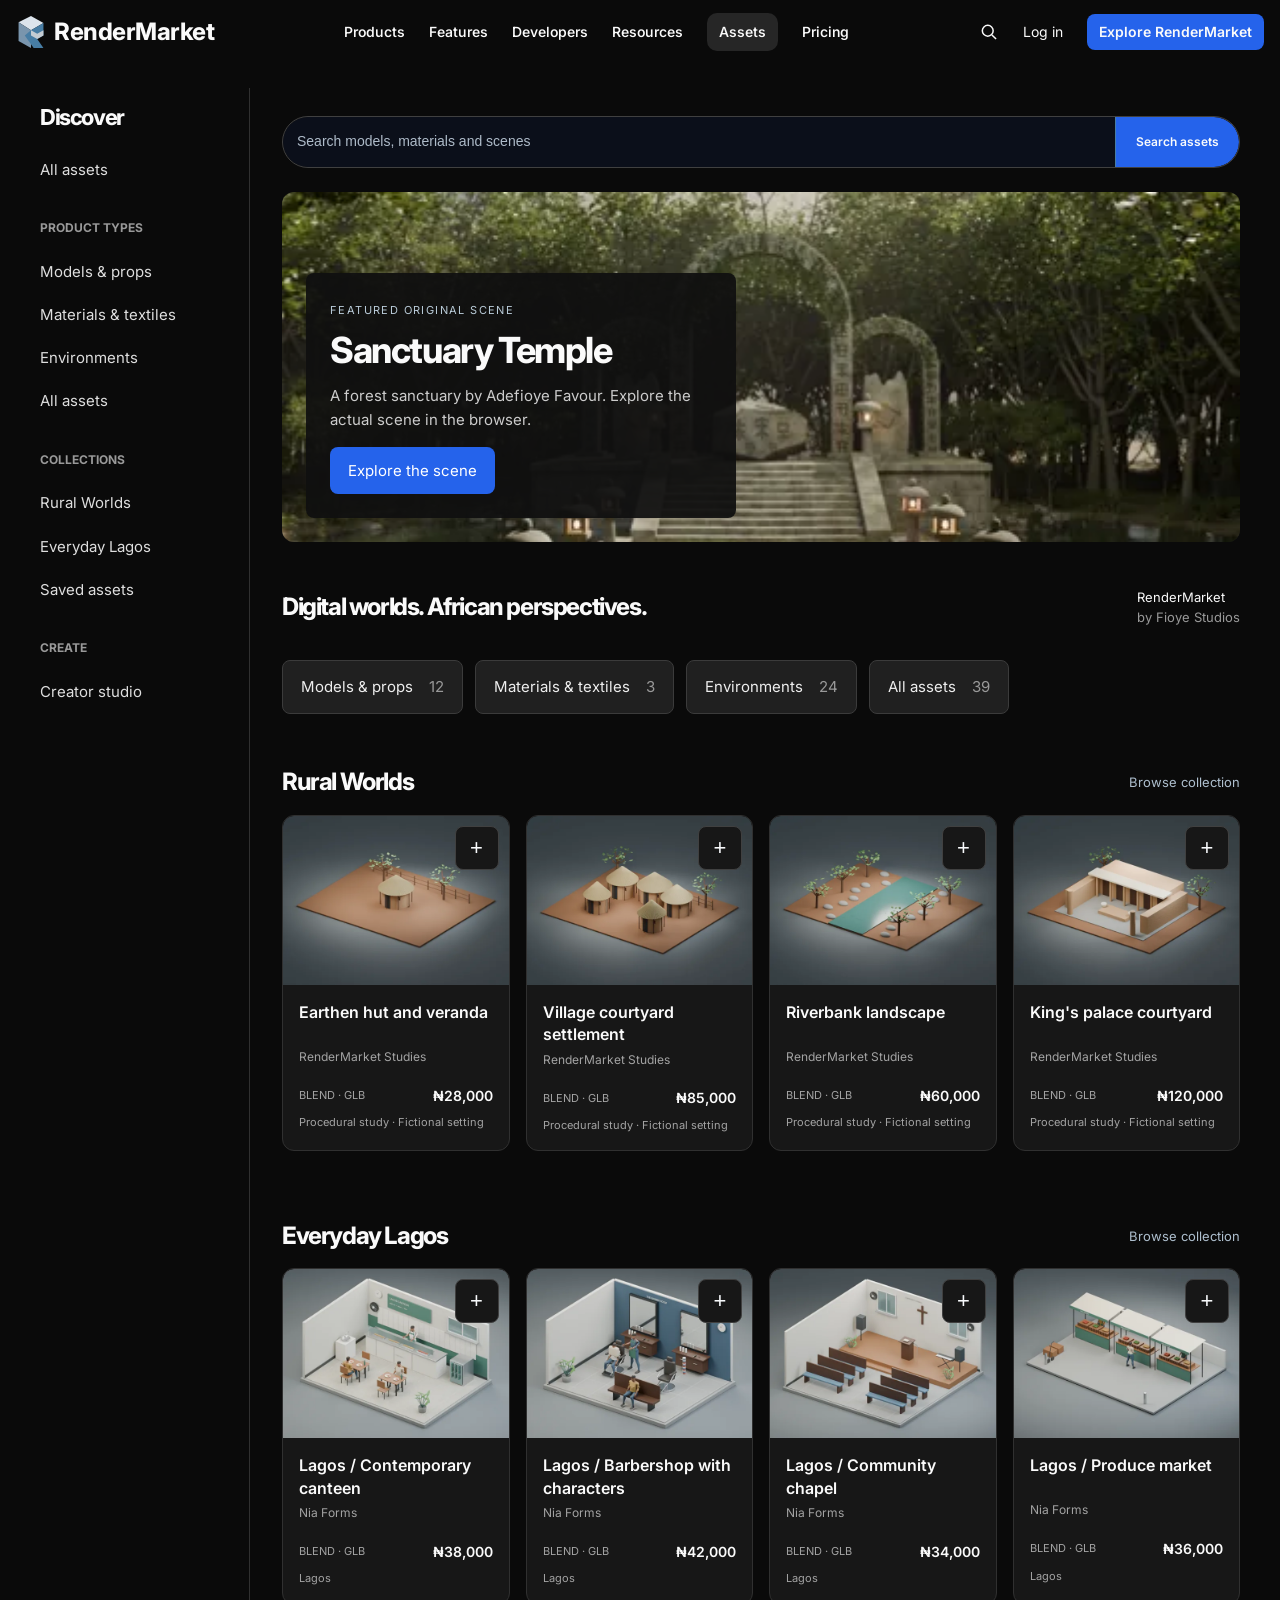
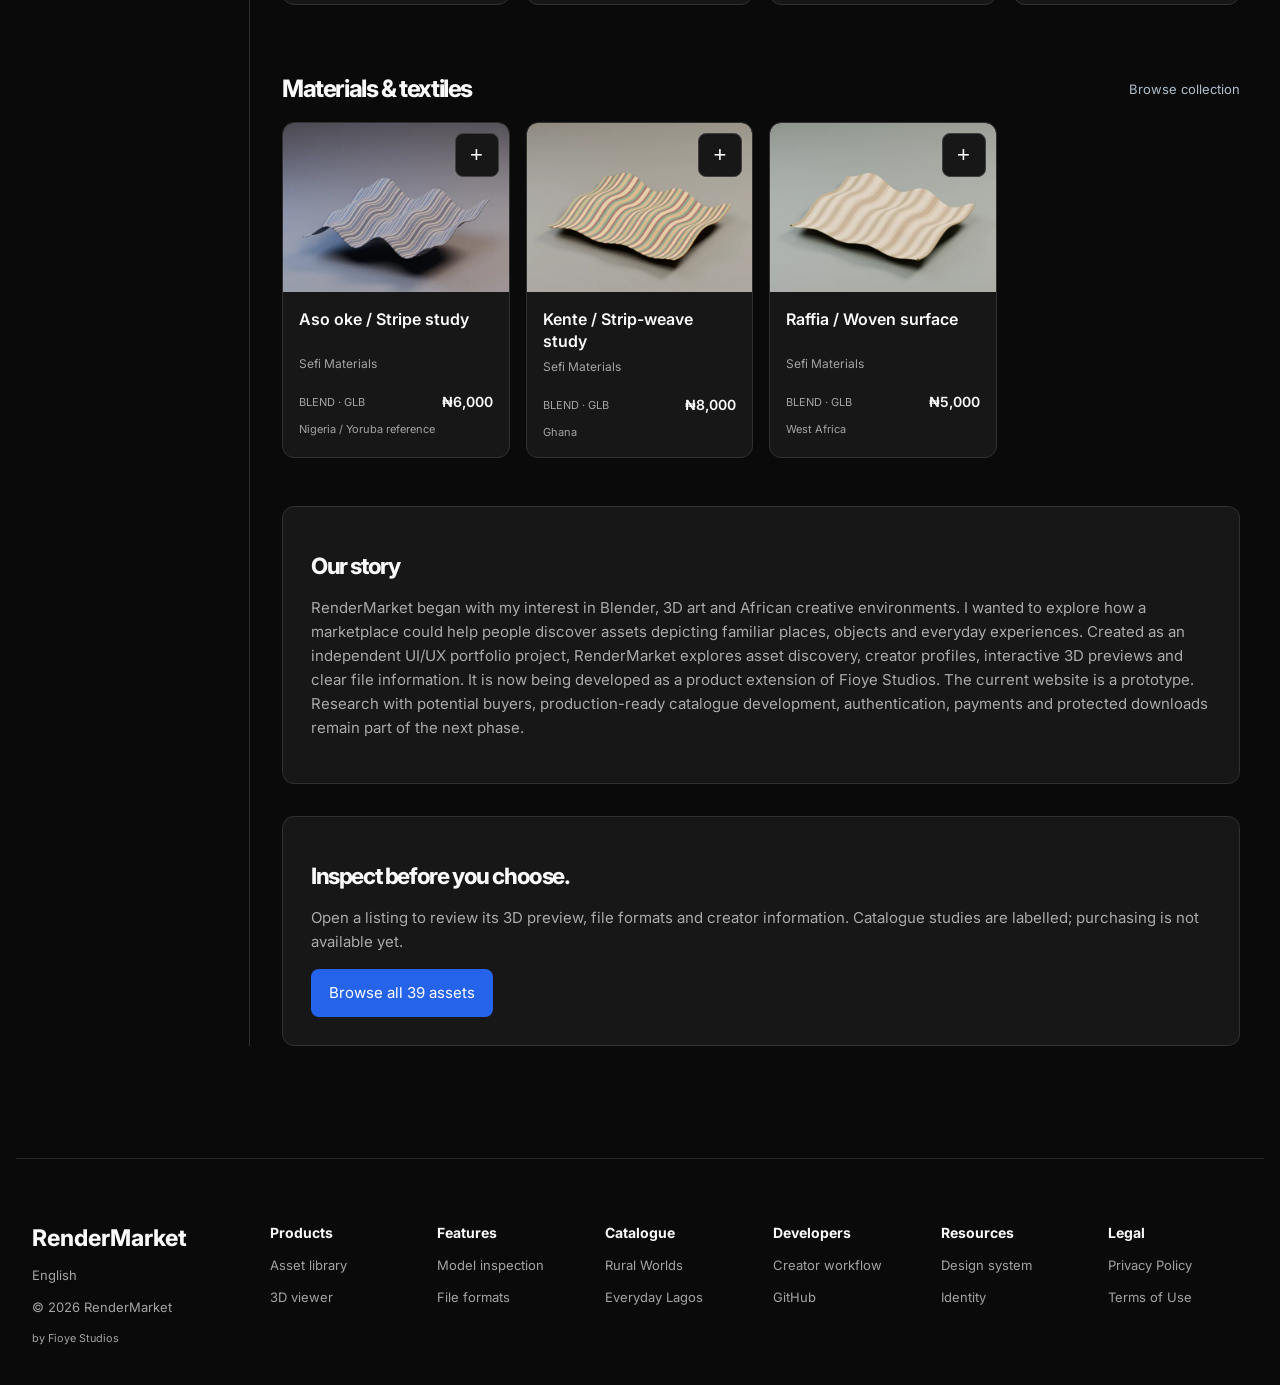
<file: index.html>
<!doctype html>
<html lang="en"><head><base href="./prototype/"><meta charset="UTF-8"><meta name="viewport" content="width=device-width,initial-scale=1"><title>RenderMarket  /  independent design prototype</title><link rel="icon" href="../assets/logo/logo-dark.svg"><link rel="stylesheet" href="style.css?v=20261121-menus2"><link rel="stylesheet" href="marketplace.css?v=20261121-menus2"><link rel="stylesheet" href="experience.css?v=20261121-menus2"><link rel="stylesheet" href="listing-layout.css?v=20261121-menus2"><link rel="stylesheet" href="site-theme.css?v=20261121-menus2"></head>
<body><a class="skip" href="#artboard">Skip to prototype</a><header class="reviewbar"><a href="#home" class="reviewbrand">RM <span>Design prototype</span></a><nav aria-label="Review controls"><a href="#home">Buyer journey</a><a href="#register">Creator journey</a><a href="#foundations">Design system</a><a href="#brand">Identity</a><button id="size-toggle">Mobile view</button></nav><span class="status">Sample content · No transactions</span></header><main id="main"><div id="screen-title" class="sr-only" aria-live="polite"></div><div id="artboard" class="native-artboard" tabindex="-1"><div class="m-shell"><header class="wc-header"><a class="wc-wordmark" href="#home"><svg viewBox="0 0 32 36" aria-hidden="true"><path fill="#dce4ec" d="M2 7 16 0l14 8-14 8Z"/><path fill="#7995ad" d="m2 7 14 9v20L2 28Z"/><path fill="#477da4" d="m16 16 14-8v14l-7 4 7 10H19L9 22Z"/><path fill="#c4ccd3" d="m16 16 7 4 7-4v6l-7 4-7-4Z"/></svg><span>RenderMarket</span></a><nav aria-label="Main navigation"><details><summary>Products</summary><div><a href="#explore">Asset catalogue</a><a href="asset.html?id=sanctuary">3D viewer</a></div></details><details><summary>Features</summary><div><a href="asset.html?id=sanctuary#technical">Model inspection</a><a href="asset.html?id=sanctuary#files">File formats</a></div></details><details><summary>Developers</summary><div><a href="#register">Creator workflow</a><a href="https://github.com/Fioye3D/render-market">Source code</a></div></details><details><summary>Resources</summary><div><a href="terms.html">Terms of Use</a><a href="privacy.html">Privacy Policy</a></div></details><a class="wc-current" href="#explore">Assets</a><a href="#explore">Pricing</a></nav><a class="wc-search-link" href="#explore" aria-label="Search catalogue"><svg viewBox="0 0 24 24" width="20" height="20" fill="none" stroke="currentColor" stroke-width="1.8"><circle cx="10.5" cy="10.5" r="6.5"/><path d="m15.5 15.5 5 5"/></svg></a><a class="wc-login" href="#register" title="Account workflow demonstration; authentication is not connected">Log in</a><a class="wc-get" href="#explore">Explore RenderMarket</a></header><div class="m-main"><div class="discover-layout"><aside class="discover-nav" aria-label="Browse assets"><h2>Discover</h2><a href="#explore">All assets</a><h3>Product types</h3><button data-category="3D models">Models & props</button><button data-category="Materials">Materials & textiles</button><button data-category="Environments">Environments</button><button data-category="All assets">All assets</button><h3>Collections</h3><a href="#explore?search=rural%20worlds">Rural Worlds</a><a href="#explore?search=lagos%20everyday">Everyday Lagos</a><a href="#saved">Saved assets</a><h3>Create</h3><a href="#register">Creator studio</a></aside><div class="discover-main"><div class="discover-search"><form class="m-search m-search-hero" role="search"><input class="m-search-field" aria-label="Search all assets" value="" placeholder="Search models, materials and scenes" autocomplete="off"><button aria-label="Search library">Search assets</button></form></div><section class="discover-feature"><img src="../assets/previews/sanctuary-temple-480.webp" width="480" height="270" fetchpriority="high" alt="Sanctuary Temple forest environment"><div><span>FEATURED ORIGINAL SCENE</span><h1>Sanctuary Temple</h1><p>A forest sanctuary by Adefioye Favour. Explore the actual scene in the browser.</p><a href="asset.html?id=sanctuary">Explore the scene</a></div></section><div class="discover-intro"><h2>Digital worlds. African perspectives.</h2><p>RenderMarket <span>by Fioye Studios</span></p></div><nav class="discover-types" aria-label="Asset types"><button data-category="3D models">Models & props <span>12</span></button><button data-category="Materials">Materials & textiles <span>3</span></button><button data-category="Environments">Environments <span>24</span></button><button data-category="All assets">All assets <span>39</span></button></nav><section class="discover-shelf"><div class="discover-section-title"><h2>Rural Worlds</h2><a href="#explore?search=Rural%20Worlds">Browse collection</a></div><div class="discover-row"><article class="m-card"><div class="m-card-preview"><a href="asset.html?id=rural-hut" aria-label="View Earthen hut and veranda"><img loading="eager" decoding="async" width="560" height="420" src="../assets/thumbnails/rural-hut.webp" alt="Earthen hut and veranda"></a><button class="m-save" data-save="rural-hut" aria-label="Save Earthen hut and veranda" aria-pressed="false">+</button></div><div class="m-card-info"><a class="m-card-title" href="asset.html?id=rural-hut">Earthen hut and veranda</a><a class="m-card-creator" href="#creator:owner">RenderMarket Studies <span>↗</span></a><div class="m-card-meta"><span>BLEND · GLB</span><strong>₦28,000</strong></div><div class="m-card-place">Procedural study · Fictional setting</div></div></article><article class="m-card"><div class="m-card-preview"><a href="asset.html?id=rural-village" aria-label="View Village courtyard settlement"><img loading="eager" decoding="async" width="560" height="420" src="../assets/thumbnails/rural-village.webp" alt="Village courtyard settlement"></a><button class="m-save" data-save="rural-village" aria-label="Save Village courtyard settlement" aria-pressed="false">+</button></div><div class="m-card-info"><a class="m-card-title" href="asset.html?id=rural-village">Village courtyard settlement</a><a class="m-card-creator" href="#creator:owner">RenderMarket Studies <span>↗</span></a><div class="m-card-meta"><span>BLEND · GLB</span><strong>₦85,000</strong></div><div class="m-card-place">Procedural study · Fictional setting</div></div></article><article class="m-card"><div class="m-card-preview"><a href="asset.html?id=river-landscape" aria-label="View Riverbank landscape"><img loading="eager" decoding="async" width="560" height="420" src="../assets/thumbnails/river-landscape.webp" alt="Riverbank landscape"></a><button class="m-save" data-save="river-landscape" aria-label="Save Riverbank landscape" aria-pressed="false">+</button></div><div class="m-card-info"><a class="m-card-title" href="asset.html?id=river-landscape">Riverbank landscape</a><a class="m-card-creator" href="#creator:owner">RenderMarket Studies <span>↗</span></a><div class="m-card-meta"><span>BLEND · GLB</span><strong>₦60,000</strong></div><div class="m-card-place">Procedural study · Fictional setting</div></div></article><article class="m-card"><div class="m-card-preview"><a href="asset.html?id=royal-courtyard" aria-label="View King&#39;s palace courtyard"><img loading="eager" decoding="async" width="560" height="420" src="../assets/thumbnails/royal-courtyard.webp" alt="King&#39;s palace courtyard"></a><button class="m-save" data-save="royal-courtyard" aria-label="Save King&#39;s palace courtyard" aria-pressed="false">+</button></div><div class="m-card-info"><a class="m-card-title" href="asset.html?id=royal-courtyard">King&#39;s palace courtyard</a><a class="m-card-creator" href="#creator:owner">RenderMarket Studies <span>↗</span></a><div class="m-card-meta"><span>BLEND · GLB</span><strong>₦120,000</strong></div><div class="m-card-place">Procedural study · Fictional setting</div></div></article><article class="m-card"><div class="m-card-preview"><a href="asset.html?id=yam-farm" aria-label="View Yam farm with climbing vines"><img loading="eager" decoding="async" width="560" height="420" src="../assets/thumbnails/yam-farm.webp" alt="Yam farm with climbing vines"></a><button class="m-save" data-save="yam-farm" aria-label="Save Yam farm with climbing vines" aria-pressed="false">+</button></div><div class="m-card-info"><a class="m-card-title" href="asset.html?id=yam-farm">Yam farm with climbing vines</a><a class="m-card-creator" href="#creator:owner">RenderMarket Studies <span>↗</span></a><div class="m-card-meta"><span>BLEND · GLB</span><strong>₦45,000</strong></div><div class="m-card-place">Procedural study · Fictional setting</div></div></article><article class="m-card"><div class="m-card-preview"><a href="asset.html?id=cocoa-farm" aria-label="View Cocoa plantation study"><img loading="eager" decoding="async" width="560" height="420" src="../assets/thumbnails/cocoa-farm.webp" alt="Cocoa plantation study"></a><button class="m-save" data-save="cocoa-farm" aria-label="Save Cocoa plantation study" aria-pressed="false">+</button></div><div class="m-card-info"><a class="m-card-title" href="asset.html?id=cocoa-farm">Cocoa plantation study</a><a class="m-card-creator" href="#creator:owner">RenderMarket Studies <span>↗</span></a><div class="m-card-meta"><span>BLEND · GLB</span><strong>₦65,000</strong></div><div class="m-card-place">Procedural study · Fictional setting</div></div></article><article class="m-card"><div class="m-card-preview"><a href="asset.html?id=maize-farm" aria-label="View Maize farm and field shelter"><img loading="eager" decoding="async" width="560" height="420" src="../assets/thumbnails/maize-farm.webp" alt="Maize farm and field shelter"></a><button class="m-save" data-save="maize-farm" aria-label="Save Maize farm and field shelter" aria-pressed="false">+</button></div><div class="m-card-info"><a class="m-card-title" href="asset.html?id=maize-farm">Maize farm and field shelter</a><a class="m-card-creator" href="#creator:owner">RenderMarket Studies <span>↗</span></a><div class="m-card-meta"><span>BLEND · GLB</span><strong>₦45,000</strong></div><div class="m-card-place">Procedural study · Fictional setting</div></div></article><article class="m-card"><div class="m-card-preview"><a href="asset.html?id=mixed-farm" aria-label="View Mixed crop farm"><img loading="eager" decoding="async" width="560" height="420" src="../assets/thumbnails/mixed-farm.webp" alt="Mixed crop farm"></a><button class="m-save" data-save="mixed-farm" aria-label="Save Mixed crop farm" aria-pressed="false">+</button></div><div class="m-card-info"><a class="m-card-title" href="asset.html?id=mixed-farm">Mixed crop farm</a><a class="m-card-creator" href="#creator:owner">RenderMarket Studies <span>↗</span></a><div class="m-card-meta"><span>BLEND · GLB</span><strong>₦65,000</strong></div><div class="m-card-place">Procedural study · Fictional setting</div></div></article></div></section><section class="discover-shelf"><div class="discover-section-title"><h2>Everyday Lagos</h2><a href="#explore?search=Everyday%20Lagos">Browse collection</a></div><div class="discover-row"><article class="m-card"><div class="m-card-preview"><a href="asset.html?id=canteen" aria-label="View Lagos / Contemporary canteen"><img loading="lazy" decoding="async" width="560" height="420" src="../assets/thumbnails/lagos-canteen.webp" alt="Lagos / Contemporary canteen"></a><button class="m-save" data-save="canteen" aria-label="Save Lagos / Contemporary canteen" aria-pressed="false">+</button></div><div class="m-card-info"><a class="m-card-title" href="asset.html?id=canteen">Lagos / Contemporary canteen</a><a class="m-card-creator" href="#creator">Nia Forms <span>↗</span></a><div class="m-card-meta"><span>BLEND · GLB</span><strong>₦38,000</strong></div><div class="m-card-place">Lagos</div></div></article><article class="m-card"><div class="m-card-preview"><a href="asset.html?id=barbershop" aria-label="View Lagos / Barbershop with characters"><img loading="lazy" decoding="async" width="560" height="420" src="../assets/thumbnails/lagos-barbershop.webp" alt="Lagos / Barbershop with characters"></a><button class="m-save" data-save="barbershop" aria-label="Save Lagos / Barbershop with characters" aria-pressed="false">+</button></div><div class="m-card-info"><a class="m-card-title" href="asset.html?id=barbershop">Lagos / Barbershop with characters</a><a class="m-card-creator" href="#creator">Nia Forms <span>↗</span></a><div class="m-card-meta"><span>BLEND · GLB</span><strong>₦42,000</strong></div><div class="m-card-place">Lagos</div></div></article><article class="m-card"><div class="m-card-preview"><a href="asset.html?id=church" aria-label="View Lagos / Community chapel"><img loading="lazy" decoding="async" width="560" height="420" src="../assets/thumbnails/lagos-church.webp" alt="Lagos / Community chapel"></a><button class="m-save" data-save="church" aria-label="Save Lagos / Community chapel" aria-pressed="false">+</button></div><div class="m-card-info"><a class="m-card-title" href="asset.html?id=church">Lagos / Community chapel</a><a class="m-card-creator" href="#creator">Nia Forms <span>↗</span></a><div class="m-card-meta"><span>BLEND · GLB</span><strong>₦34,000</strong></div><div class="m-card-place">Lagos</div></div></article><article class="m-card"><div class="m-card-preview"><a href="asset.html?id=market" aria-label="View Lagos / Produce market"><img loading="lazy" decoding="async" width="560" height="420" src="../assets/thumbnails/lagos-produce-market.webp" alt="Lagos / Produce market"></a><button class="m-save" data-save="market" aria-label="Save Lagos / Produce market" aria-pressed="false">+</button></div><div class="m-card-info"><a class="m-card-title" href="asset.html?id=market">Lagos / Produce market</a><a class="m-card-creator" href="#creator">Nia Forms <span>↗</span></a><div class="m-card-meta"><span>BLEND · GLB</span><strong>₦36,000</strong></div><div class="m-card-place">Lagos</div></div></article><article class="m-card"><div class="m-card-preview"><a href="asset.html?id=football" aria-label="View Lagos / Neighbourhood football pitch"><img loading="lazy" decoding="async" width="560" height="420" src="../assets/thumbnails/lagos-football-field.webp" alt="Lagos / Neighbourhood football pitch"></a><button class="m-save" data-save="football" aria-label="Save Lagos / Neighbourhood football pitch" aria-pressed="false">+</button></div><div class="m-card-info"><a class="m-card-title" href="asset.html?id=football">Lagos / Neighbourhood football pitch</a><a class="m-card-creator" href="#creator">Nia Forms <span>↗</span></a><div class="m-card-meta"><span>BLEND · GLB</span><strong>₦26,000</strong></div><div class="m-card-place">Lagos</div></div></article><article class="m-card"><div class="m-card-preview"><a href="asset.html?id=school" aria-label="View Lagos / Community school courtyard"><img loading="lazy" decoding="async" width="560" height="420" src="../assets/thumbnails/lagos-school.webp" alt="Lagos / Community school courtyard"></a><button class="m-save" data-save="school" aria-label="Save Lagos / Community school courtyard" aria-pressed="false">+</button></div><div class="m-card-info"><a class="m-card-title" href="asset.html?id=school">Lagos / Community school courtyard</a><a class="m-card-creator" href="#creator">Nia Forms <span>↗</span></a><div class="m-card-meta"><span>BLEND · GLB</span><strong>₦32,000</strong></div><div class="m-card-place">Lagos</div></div></article><article class="m-card"><div class="m-card-preview"><a href="asset.html?id=classroom" aria-label="View Lagos / Classroom interior"><img loading="lazy" decoding="async" width="560" height="420" src="../assets/thumbnails/lagos-classroom.webp" alt="Lagos / Classroom interior"></a><button class="m-save" data-save="classroom" aria-label="Save Lagos / Classroom interior" aria-pressed="false">+</button></div><div class="m-card-info"><a class="m-card-title" href="asset.html?id=classroom">Lagos / Classroom interior</a><a class="m-card-creator" href="#creator">Nia Forms <span>↗</span></a><div class="m-card-meta"><span>BLEND · GLB</span><strong>₦28,000</strong></div><div class="m-card-place">Lagos</div></div></article><article class="m-card"><div class="m-card-preview"><a href="asset.html?id=suya" aria-label="View Lagos / Evening suya spot"><img loading="lazy" decoding="async" width="560" height="420" src="../assets/thumbnails/lagos-suya-spot.webp" alt="Lagos / Evening suya spot"></a><button class="m-save" data-save="suya" aria-label="Save Lagos / Evening suya spot" aria-pressed="false">+</button></div><div class="m-card-info"><a class="m-card-title" href="asset.html?id=suya">Lagos / Evening suya spot</a><a class="m-card-creator" href="#creator">Nia Forms <span>↗</span></a><div class="m-card-meta"><span>BLEND · GLB</span><strong>₦24,000</strong></div><div class="m-card-place">Lagos</div></div></article></div></section><section class="discover-shelf"><div class="discover-section-title"><h2>Materials & textiles</h2><a href="#explore?search=">Browse collection</a></div><div class="discover-row"><article class="m-card"><div class="m-card-preview"><a href="asset.html?id=kora" aria-label="View Aso oke / Stripe study"><img loading="lazy" decoding="async" width="560" height="420" src="../assets/thumbnails/aso-oke-stripes.webp" alt="Aso oke / Stripe study"></a><button class="m-save" data-save="kora" aria-label="Save Aso oke / Stripe study" aria-pressed="false">+</button></div><div class="m-card-info"><a class="m-card-title" href="asset.html?id=kora">Aso oke / Stripe study</a><a class="m-card-creator" href="#creator:sefi">Sefi Materials <span>↗</span></a><div class="m-card-meta"><span>BLEND · GLB</span><strong>₦6,000</strong></div><div class="m-card-place">Nigeria / Yoruba reference</div></div></article><article class="m-card"><div class="m-card-preview"><a href="asset.html?id=kente" aria-label="View Kente / Strip-weave study"><img loading="lazy" decoding="async" width="560" height="420" src="../assets/thumbnails/kente-strip-study.webp" alt="Kente / Strip-weave study"></a><button class="m-save" data-save="kente" aria-label="Save Kente / Strip-weave study" aria-pressed="false">+</button></div><div class="m-card-info"><a class="m-card-title" href="asset.html?id=kente">Kente / Strip-weave study</a><a class="m-card-creator" href="#creator:sefi">Sefi Materials <span>↗</span></a><div class="m-card-meta"><span>BLEND · GLB</span><strong>₦8,000</strong></div><div class="m-card-place">Ghana</div></div></article><article class="m-card"><div class="m-card-preview"><a href="asset.html?id=mat" aria-label="View Raffia / Woven surface"><img loading="lazy" decoding="async" width="560" height="420" src="../assets/thumbnails/woven-mat.webp" alt="Raffia / Woven surface"></a><button class="m-save" data-save="mat" aria-label="Save Raffia / Woven surface" aria-pressed="false">+</button></div><div class="m-card-info"><a class="m-card-title" href="asset.html?id=mat">Raffia / Woven surface</a><a class="m-card-creator" href="#creator:sefi">Sefi Materials <span>↗</span></a><div class="m-card-meta"><span>BLEND · GLB</span><strong>₦5,000</strong></div><div class="m-card-place">West Africa</div></div></article></div></section><section class="discover-note"><h2>Our story</h2><p>RenderMarket began with my interest in Blender, 3D art and African creative environments. I wanted to explore how a marketplace could help people discover assets depicting familiar places, objects and everyday experiences. Created as an independent UI/UX portfolio project, RenderMarket explores asset discovery, creator profiles, interactive 3D previews and clear file information. It is now being developed as a product extension of Fioye Studios. The current website is a prototype. Research with potential buyers, production-ready catalogue development, authentication, payments and protected downloads remain part of the next phase.</p></section><section class="discover-note"><h2>Inspect before you choose.</h2><p>Open a listing to review its 3D preview, file formats and creator information. Catalogue studies are labelled; purchasing is not available yet.</p><a href="#explore">Browse all 39 assets</a></section></div></div><footer class="wc-footer"><div class="wc-footer-brand"><a href="#home">RenderMarket</a><p>English</p><p>© 2026 RenderMarket</p><small>by Fioye Studios</small></div><div><strong>Products</strong><a href="#explore">Asset library</a><a href="asset.html?id=sanctuary">3D viewer</a></div><div><strong>Features</strong><a href="asset.html?id=sanctuary#technical">Model inspection</a><a href="asset.html?id=sanctuary#files">File formats</a></div><div><strong>Catalogue</strong><a href="#explore?search=rural%20worlds">Rural Worlds</a><a href="#explore?search=lagos%20everyday">Everyday Lagos</a></div><div><strong>Developers</strong><a href="#register">Creator workflow</a><a href="https://github.com/Fioye3D/render-market">GitHub</a></div><div><strong>Resources</strong><a href="#foundations">Design system</a><a href="#brand">Identity</a></div><div><strong>Legal</strong><a href="privacy.html">Privacy Policy</a><a href="terms.html">Terms of Use</a></div></footer></div><nav class="m-mobile-nav" aria-label="Mobile navigation"><a href="#home" aria-current="page">Home</a><a href="#explore" >Explore</a><a href="#saved">Saved 0</a><a href="#register">Creator studio</a></nav></div></div></main><div id="toast" role="status" aria-live="polite"></div><dialog id="menu-dialog"><h2>Where would you like to go?</h2><a href="#explore">Explore assets</a><a href="#creator">Meet a creator</a><a href="#saved">Saved assets</a><a href="#register">Creator studio</a><button id="close-menu">Close menu</button></dialog><script id="startup-guard">window.rmStartupReady=false;window.addEventListener('error',function(){if(window.rmStartupReady)return;var host=document.getElementById('artboard');if(host)host.innerHTML='<section class="route-loading" role="alert"><h1>The page could not start</h1><p>Please reload to retrieve the latest files.</p><button onclick="location.reload()">Reload page</button></section>';});</script><nav class="policy-links" aria-label="Policies"><a href="terms.html">Terms of Use</a><a href="privacy.html">Privacy Policy</a><a href="asset.html?id=sanctuary">Inspect a real 3D scene</a></nav><script src="experience.js?v=20261121-menus2" defer></script><script src="startup.js?v=20261122-story1" defer></script></body></html>
</file>
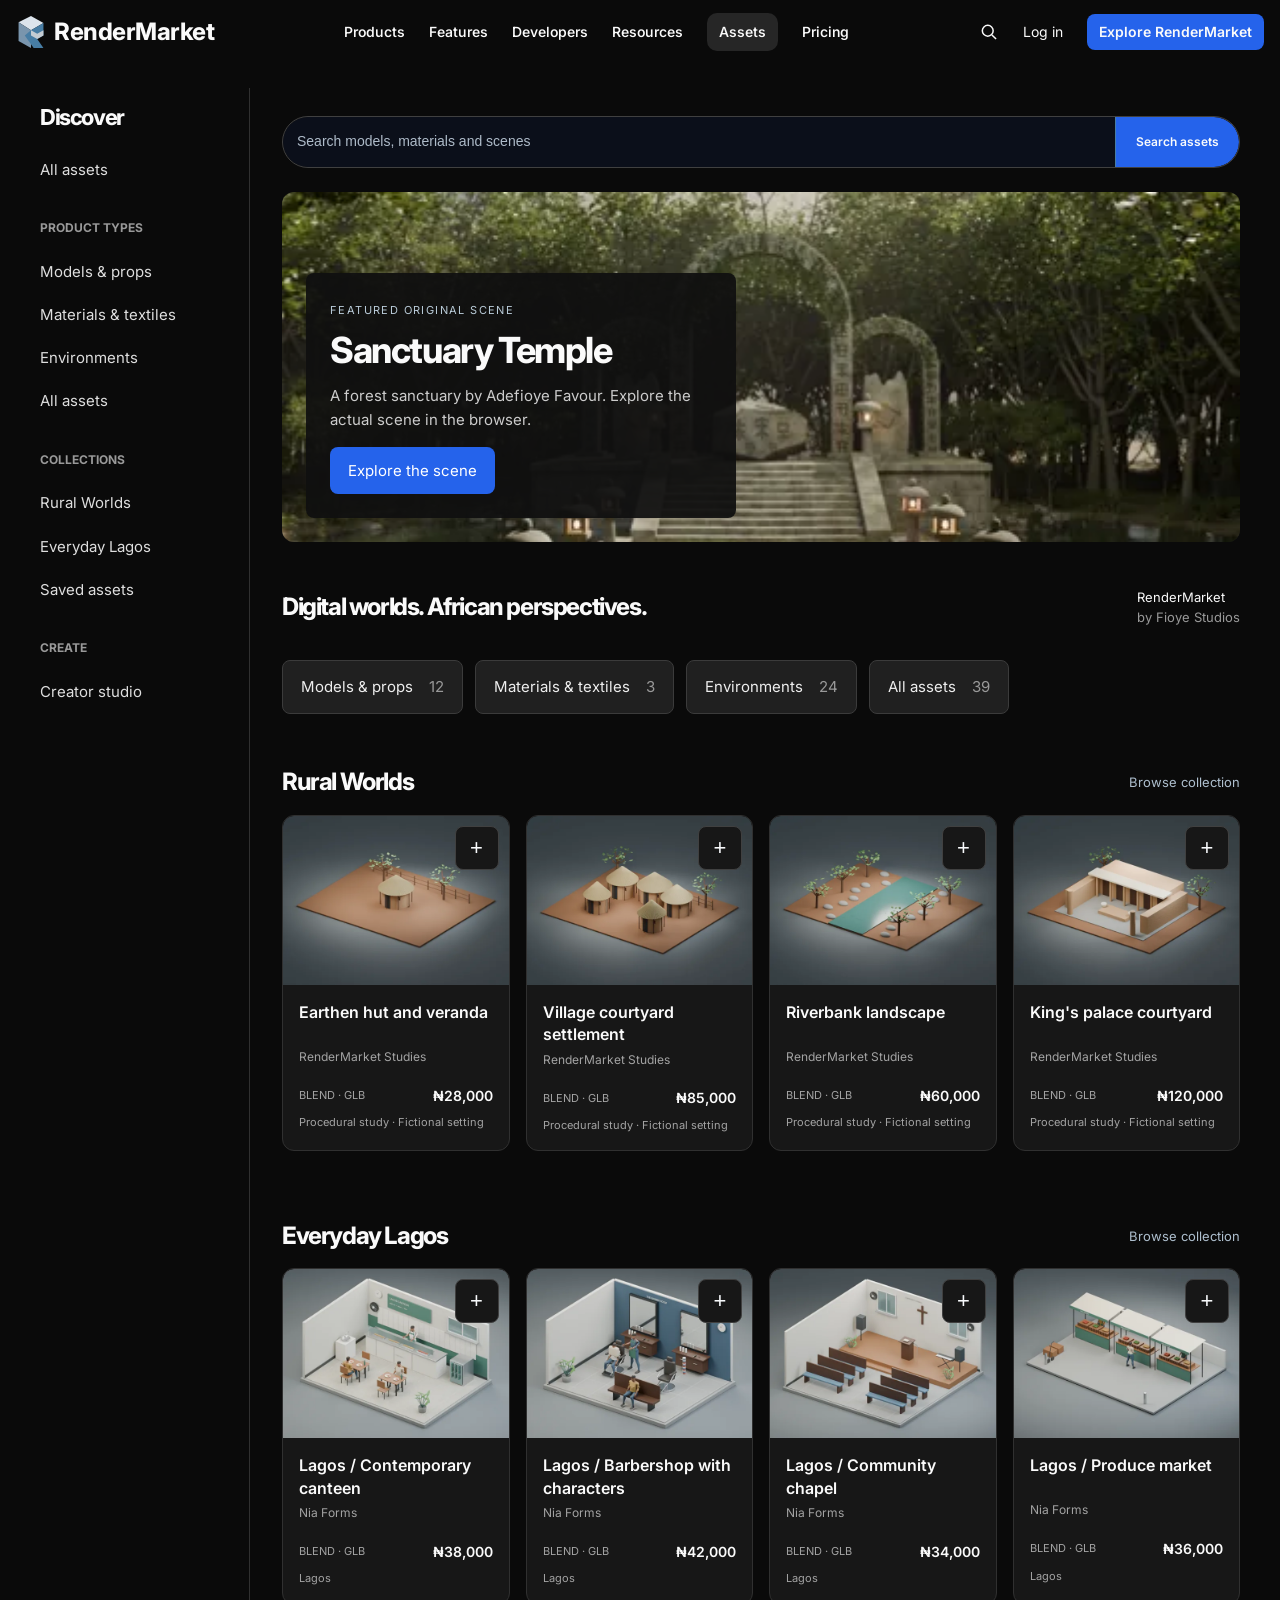
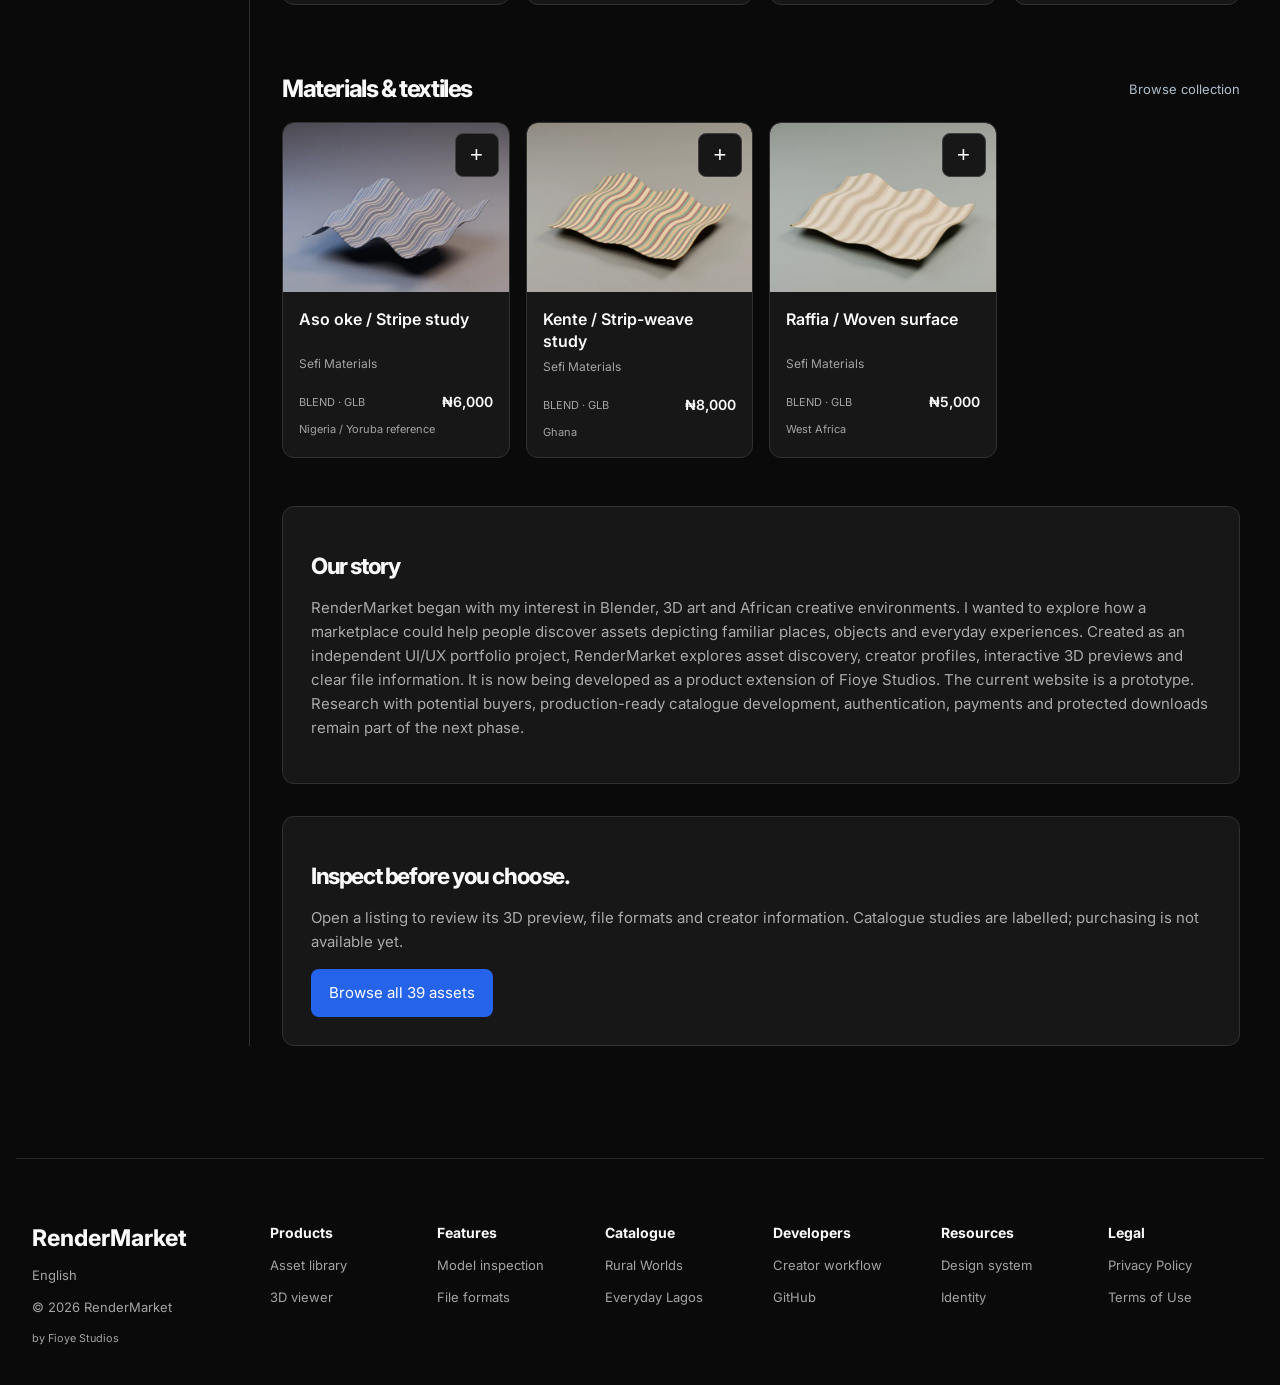
<file: prototype/index.html>
<!doctype html>
<html lang="en"><head><meta charset="UTF-8"><meta name="viewport" content="width=device-width,initial-scale=1"><title>RenderMarket  /  independent design prototype</title><link rel="icon" href="../assets/logo/logo-dark.svg"><link rel="stylesheet" href="style.css?v=20261121-menus2"><link rel="stylesheet" href="marketplace.css?v=20261121-menus2"><link rel="stylesheet" href="experience.css?v=20261121-menus2"><link rel="stylesheet" href="listing-layout.css?v=20261121-menus2"><link rel="stylesheet" href="site-theme.css?v=20261121-menus2"></head>
<body><a class="skip" href="#artboard">Skip to prototype</a><header class="reviewbar"><a href="#home" class="reviewbrand">RM <span>Design prototype</span></a><nav aria-label="Review controls"><a href="#home">Buyer journey</a><a href="#register">Creator journey</a><a href="#foundations">Design system</a><a href="#brand">Identity</a><button id="size-toggle">Mobile view</button></nav><span class="status">Sample content · No transactions</span></header><main id="main"><div id="screen-title" class="sr-only" aria-live="polite"></div><div id="artboard" class="native-artboard" tabindex="-1"><div class="m-shell"><header class="wc-header"><a class="wc-wordmark" href="#home"><svg viewBox="0 0 32 36" aria-hidden="true"><path fill="#dce4ec" d="M2 7 16 0l14 8-14 8Z"/><path fill="#7995ad" d="m2 7 14 9v20L2 28Z"/><path fill="#477da4" d="m16 16 14-8v14l-7 4 7 10H19L9 22Z"/><path fill="#c4ccd3" d="m16 16 7 4 7-4v6l-7 4-7-4Z"/></svg><span>RenderMarket</span></a><nav aria-label="Main navigation"><details><summary>Products</summary><div><a href="#explore">Asset catalogue</a><a href="asset.html?id=sanctuary">3D viewer</a></div></details><details><summary>Features</summary><div><a href="asset.html?id=sanctuary#technical">Model inspection</a><a href="asset.html?id=sanctuary#files">File formats</a></div></details><details><summary>Developers</summary><div><a href="#register">Creator workflow</a><a href="https://github.com/Fioye3D/render-market">Source code</a></div></details><details><summary>Resources</summary><div><a href="terms.html">Terms of Use</a><a href="privacy.html">Privacy Policy</a></div></details><a class="wc-current" href="#explore">Assets</a><a href="#explore">Pricing</a></nav><a class="wc-search-link" href="#explore" aria-label="Search catalogue"><svg viewBox="0 0 24 24" width="20" height="20" fill="none" stroke="currentColor" stroke-width="1.8"><circle cx="10.5" cy="10.5" r="6.5"/><path d="m15.5 15.5 5 5"/></svg></a><a class="wc-login" href="#register" title="Account workflow demonstration; authentication is not connected">Log in</a><a class="wc-get" href="#explore">Explore RenderMarket</a></header><div class="m-main"><div class="discover-layout"><aside class="discover-nav" aria-label="Browse assets"><h2>Discover</h2><a href="#explore">All assets</a><h3>Product types</h3><button data-category="3D models">Models & props</button><button data-category="Materials">Materials & textiles</button><button data-category="Environments">Environments</button><button data-category="All assets">All assets</button><h3>Collections</h3><a href="#explore?search=rural%20worlds">Rural Worlds</a><a href="#explore?search=lagos%20everyday">Everyday Lagos</a><a href="#saved">Saved assets</a><h3>Create</h3><a href="#register">Creator studio</a></aside><div class="discover-main"><div class="discover-search"><form class="m-search m-search-hero" role="search"><input class="m-search-field" aria-label="Search all assets" value="" placeholder="Search models, materials and scenes" autocomplete="off"><button aria-label="Search library">Search assets</button></form></div><section class="discover-feature"><img src="../assets/previews/sanctuary-temple-480.webp" width="480" height="270" fetchpriority="high" alt="Sanctuary Temple forest environment"><div><span>FEATURED ORIGINAL SCENE</span><h1>Sanctuary Temple</h1><p>A forest sanctuary by Adefioye Favour. Explore the actual scene in the browser.</p><a href="asset.html?id=sanctuary">Explore the scene</a></div></section><div class="discover-intro"><h2>Digital worlds. African perspectives.</h2><p>RenderMarket <span>by Fioye Studios</span></p></div><nav class="discover-types" aria-label="Asset types"><button data-category="3D models">Models & props <span>12</span></button><button data-category="Materials">Materials & textiles <span>3</span></button><button data-category="Environments">Environments <span>24</span></button><button data-category="All assets">All assets <span>39</span></button></nav><section class="discover-shelf"><div class="discover-section-title"><h2>Rural Worlds</h2><a href="#explore?search=Rural%20Worlds">Browse collection</a></div><div class="discover-row"><article class="m-card"><div class="m-card-preview"><a href="asset.html?id=rural-hut" aria-label="View Earthen hut and veranda"><img loading="eager" decoding="async" width="560" height="420" src="../assets/thumbnails/rural-hut.webp" alt="Earthen hut and veranda"></a><button class="m-save" data-save="rural-hut" aria-label="Save Earthen hut and veranda" aria-pressed="false">+</button></div><div class="m-card-info"><a class="m-card-title" href="asset.html?id=rural-hut">Earthen hut and veranda</a><a class="m-card-creator" href="#creator:owner">RenderMarket Studies <span>↗</span></a><div class="m-card-meta"><span>BLEND · GLB</span><strong>₦28,000</strong></div><div class="m-card-place">Procedural study · Fictional setting</div></div></article><article class="m-card"><div class="m-card-preview"><a href="asset.html?id=rural-village" aria-label="View Village courtyard settlement"><img loading="eager" decoding="async" width="560" height="420" src="../assets/thumbnails/rural-village.webp" alt="Village courtyard settlement"></a><button class="m-save" data-save="rural-village" aria-label="Save Village courtyard settlement" aria-pressed="false">+</button></div><div class="m-card-info"><a class="m-card-title" href="asset.html?id=rural-village">Village courtyard settlement</a><a class="m-card-creator" href="#creator:owner">RenderMarket Studies <span>↗</span></a><div class="m-card-meta"><span>BLEND · GLB</span><strong>₦85,000</strong></div><div class="m-card-place">Procedural study · Fictional setting</div></div></article><article class="m-card"><div class="m-card-preview"><a href="asset.html?id=river-landscape" aria-label="View Riverbank landscape"><img loading="eager" decoding="async" width="560" height="420" src="../assets/thumbnails/river-landscape.webp" alt="Riverbank landscape"></a><button class="m-save" data-save="river-landscape" aria-label="Save Riverbank landscape" aria-pressed="false">+</button></div><div class="m-card-info"><a class="m-card-title" href="asset.html?id=river-landscape">Riverbank landscape</a><a class="m-card-creator" href="#creator:owner">RenderMarket Studies <span>↗</span></a><div class="m-card-meta"><span>BLEND · GLB</span><strong>₦60,000</strong></div><div class="m-card-place">Procedural study · Fictional setting</div></div></article><article class="m-card"><div class="m-card-preview"><a href="asset.html?id=royal-courtyard" aria-label="View King&#39;s palace courtyard"><img loading="eager" decoding="async" width="560" height="420" src="../assets/thumbnails/royal-courtyard.webp" alt="King&#39;s palace courtyard"></a><button class="m-save" data-save="royal-courtyard" aria-label="Save King&#39;s palace courtyard" aria-pressed="false">+</button></div><div class="m-card-info"><a class="m-card-title" href="asset.html?id=royal-courtyard">King&#39;s palace courtyard</a><a class="m-card-creator" href="#creator:owner">RenderMarket Studies <span>↗</span></a><div class="m-card-meta"><span>BLEND · GLB</span><strong>₦120,000</strong></div><div class="m-card-place">Procedural study · Fictional setting</div></div></article><article class="m-card"><div class="m-card-preview"><a href="asset.html?id=yam-farm" aria-label="View Yam farm with climbing vines"><img loading="eager" decoding="async" width="560" height="420" src="../assets/thumbnails/yam-farm.webp" alt="Yam farm with climbing vines"></a><button class="m-save" data-save="yam-farm" aria-label="Save Yam farm with climbing vines" aria-pressed="false">+</button></div><div class="m-card-info"><a class="m-card-title" href="asset.html?id=yam-farm">Yam farm with climbing vines</a><a class="m-card-creator" href="#creator:owner">RenderMarket Studies <span>↗</span></a><div class="m-card-meta"><span>BLEND · GLB</span><strong>₦45,000</strong></div><div class="m-card-place">Procedural study · Fictional setting</div></div></article><article class="m-card"><div class="m-card-preview"><a href="asset.html?id=cocoa-farm" aria-label="View Cocoa plantation study"><img loading="eager" decoding="async" width="560" height="420" src="../assets/thumbnails/cocoa-farm.webp" alt="Cocoa plantation study"></a><button class="m-save" data-save="cocoa-farm" aria-label="Save Cocoa plantation study" aria-pressed="false">+</button></div><div class="m-card-info"><a class="m-card-title" href="asset.html?id=cocoa-farm">Cocoa plantation study</a><a class="m-card-creator" href="#creator:owner">RenderMarket Studies <span>↗</span></a><div class="m-card-meta"><span>BLEND · GLB</span><strong>₦65,000</strong></div><div class="m-card-place">Procedural study · Fictional setting</div></div></article><article class="m-card"><div class="m-card-preview"><a href="asset.html?id=maize-farm" aria-label="View Maize farm and field shelter"><img loading="eager" decoding="async" width="560" height="420" src="../assets/thumbnails/maize-farm.webp" alt="Maize farm and field shelter"></a><button class="m-save" data-save="maize-farm" aria-label="Save Maize farm and field shelter" aria-pressed="false">+</button></div><div class="m-card-info"><a class="m-card-title" href="asset.html?id=maize-farm">Maize farm and field shelter</a><a class="m-card-creator" href="#creator:owner">RenderMarket Studies <span>↗</span></a><div class="m-card-meta"><span>BLEND · GLB</span><strong>₦45,000</strong></div><div class="m-card-place">Procedural study · Fictional setting</div></div></article><article class="m-card"><div class="m-card-preview"><a href="asset.html?id=mixed-farm" aria-label="View Mixed crop farm"><img loading="eager" decoding="async" width="560" height="420" src="../assets/thumbnails/mixed-farm.webp" alt="Mixed crop farm"></a><button class="m-save" data-save="mixed-farm" aria-label="Save Mixed crop farm" aria-pressed="false">+</button></div><div class="m-card-info"><a class="m-card-title" href="asset.html?id=mixed-farm">Mixed crop farm</a><a class="m-card-creator" href="#creator:owner">RenderMarket Studies <span>↗</span></a><div class="m-card-meta"><span>BLEND · GLB</span><strong>₦65,000</strong></div><div class="m-card-place">Procedural study · Fictional setting</div></div></article></div></section><section class="discover-shelf"><div class="discover-section-title"><h2>Everyday Lagos</h2><a href="#explore?search=Everyday%20Lagos">Browse collection</a></div><div class="discover-row"><article class="m-card"><div class="m-card-preview"><a href="asset.html?id=canteen" aria-label="View Lagos / Contemporary canteen"><img loading="lazy" decoding="async" width="560" height="420" src="../assets/thumbnails/lagos-canteen.webp" alt="Lagos / Contemporary canteen"></a><button class="m-save" data-save="canteen" aria-label="Save Lagos / Contemporary canteen" aria-pressed="false">+</button></div><div class="m-card-info"><a class="m-card-title" href="asset.html?id=canteen">Lagos / Contemporary canteen</a><a class="m-card-creator" href="#creator">Nia Forms <span>↗</span></a><div class="m-card-meta"><span>BLEND · GLB</span><strong>₦38,000</strong></div><div class="m-card-place">Lagos</div></div></article><article class="m-card"><div class="m-card-preview"><a href="asset.html?id=barbershop" aria-label="View Lagos / Barbershop with characters"><img loading="lazy" decoding="async" width="560" height="420" src="../assets/thumbnails/lagos-barbershop.webp" alt="Lagos / Barbershop with characters"></a><button class="m-save" data-save="barbershop" aria-label="Save Lagos / Barbershop with characters" aria-pressed="false">+</button></div><div class="m-card-info"><a class="m-card-title" href="asset.html?id=barbershop">Lagos / Barbershop with characters</a><a class="m-card-creator" href="#creator">Nia Forms <span>↗</span></a><div class="m-card-meta"><span>BLEND · GLB</span><strong>₦42,000</strong></div><div class="m-card-place">Lagos</div></div></article><article class="m-card"><div class="m-card-preview"><a href="asset.html?id=church" aria-label="View Lagos / Community chapel"><img loading="lazy" decoding="async" width="560" height="420" src="../assets/thumbnails/lagos-church.webp" alt="Lagos / Community chapel"></a><button class="m-save" data-save="church" aria-label="Save Lagos / Community chapel" aria-pressed="false">+</button></div><div class="m-card-info"><a class="m-card-title" href="asset.html?id=church">Lagos / Community chapel</a><a class="m-card-creator" href="#creator">Nia Forms <span>↗</span></a><div class="m-card-meta"><span>BLEND · GLB</span><strong>₦34,000</strong></div><div class="m-card-place">Lagos</div></div></article><article class="m-card"><div class="m-card-preview"><a href="asset.html?id=market" aria-label="View Lagos / Produce market"><img loading="lazy" decoding="async" width="560" height="420" src="../assets/thumbnails/lagos-produce-market.webp" alt="Lagos / Produce market"></a><button class="m-save" data-save="market" aria-label="Save Lagos / Produce market" aria-pressed="false">+</button></div><div class="m-card-info"><a class="m-card-title" href="asset.html?id=market">Lagos / Produce market</a><a class="m-card-creator" href="#creator">Nia Forms <span>↗</span></a><div class="m-card-meta"><span>BLEND · GLB</span><strong>₦36,000</strong></div><div class="m-card-place">Lagos</div></div></article><article class="m-card"><div class="m-card-preview"><a href="asset.html?id=football" aria-label="View Lagos / Neighbourhood football pitch"><img loading="lazy" decoding="async" width="560" height="420" src="../assets/thumbnails/lagos-football-field.webp" alt="Lagos / Neighbourhood football pitch"></a><button class="m-save" data-save="football" aria-label="Save Lagos / Neighbourhood football pitch" aria-pressed="false">+</button></div><div class="m-card-info"><a class="m-card-title" href="asset.html?id=football">Lagos / Neighbourhood football pitch</a><a class="m-card-creator" href="#creator">Nia Forms <span>↗</span></a><div class="m-card-meta"><span>BLEND · GLB</span><strong>₦26,000</strong></div><div class="m-card-place">Lagos</div></div></article><article class="m-card"><div class="m-card-preview"><a href="asset.html?id=school" aria-label="View Lagos / Community school courtyard"><img loading="lazy" decoding="async" width="560" height="420" src="../assets/thumbnails/lagos-school.webp" alt="Lagos / Community school courtyard"></a><button class="m-save" data-save="school" aria-label="Save Lagos / Community school courtyard" aria-pressed="false">+</button></div><div class="m-card-info"><a class="m-card-title" href="asset.html?id=school">Lagos / Community school courtyard</a><a class="m-card-creator" href="#creator">Nia Forms <span>↗</span></a><div class="m-card-meta"><span>BLEND · GLB</span><strong>₦32,000</strong></div><div class="m-card-place">Lagos</div></div></article><article class="m-card"><div class="m-card-preview"><a href="asset.html?id=classroom" aria-label="View Lagos / Classroom interior"><img loading="lazy" decoding="async" width="560" height="420" src="../assets/thumbnails/lagos-classroom.webp" alt="Lagos / Classroom interior"></a><button class="m-save" data-save="classroom" aria-label="Save Lagos / Classroom interior" aria-pressed="false">+</button></div><div class="m-card-info"><a class="m-card-title" href="asset.html?id=classroom">Lagos / Classroom interior</a><a class="m-card-creator" href="#creator">Nia Forms <span>↗</span></a><div class="m-card-meta"><span>BLEND · GLB</span><strong>₦28,000</strong></div><div class="m-card-place">Lagos</div></div></article><article class="m-card"><div class="m-card-preview"><a href="asset.html?id=suya" aria-label="View Lagos / Evening suya spot"><img loading="lazy" decoding="async" width="560" height="420" src="../assets/thumbnails/lagos-suya-spot.webp" alt="Lagos / Evening suya spot"></a><button class="m-save" data-save="suya" aria-label="Save Lagos / Evening suya spot" aria-pressed="false">+</button></div><div class="m-card-info"><a class="m-card-title" href="asset.html?id=suya">Lagos / Evening suya spot</a><a class="m-card-creator" href="#creator">Nia Forms <span>↗</span></a><div class="m-card-meta"><span>BLEND · GLB</span><strong>₦24,000</strong></div><div class="m-card-place">Lagos</div></div></article></div></section><section class="discover-shelf"><div class="discover-section-title"><h2>Materials & textiles</h2><a href="#explore?search=">Browse collection</a></div><div class="discover-row"><article class="m-card"><div class="m-card-preview"><a href="asset.html?id=kora" aria-label="View Aso oke / Stripe study"><img loading="lazy" decoding="async" width="560" height="420" src="../assets/thumbnails/aso-oke-stripes.webp" alt="Aso oke / Stripe study"></a><button class="m-save" data-save="kora" aria-label="Save Aso oke / Stripe study" aria-pressed="false">+</button></div><div class="m-card-info"><a class="m-card-title" href="asset.html?id=kora">Aso oke / Stripe study</a><a class="m-card-creator" href="#creator:sefi">Sefi Materials <span>↗</span></a><div class="m-card-meta"><span>BLEND · GLB</span><strong>₦6,000</strong></div><div class="m-card-place">Nigeria / Yoruba reference</div></div></article><article class="m-card"><div class="m-card-preview"><a href="asset.html?id=kente" aria-label="View Kente / Strip-weave study"><img loading="lazy" decoding="async" width="560" height="420" src="../assets/thumbnails/kente-strip-study.webp" alt="Kente / Strip-weave study"></a><button class="m-save" data-save="kente" aria-label="Save Kente / Strip-weave study" aria-pressed="false">+</button></div><div class="m-card-info"><a class="m-card-title" href="asset.html?id=kente">Kente / Strip-weave study</a><a class="m-card-creator" href="#creator:sefi">Sefi Materials <span>↗</span></a><div class="m-card-meta"><span>BLEND · GLB</span><strong>₦8,000</strong></div><div class="m-card-place">Ghana</div></div></article><article class="m-card"><div class="m-card-preview"><a href="asset.html?id=mat" aria-label="View Raffia / Woven surface"><img loading="lazy" decoding="async" width="560" height="420" src="../assets/thumbnails/woven-mat.webp" alt="Raffia / Woven surface"></a><button class="m-save" data-save="mat" aria-label="Save Raffia / Woven surface" aria-pressed="false">+</button></div><div class="m-card-info"><a class="m-card-title" href="asset.html?id=mat">Raffia / Woven surface</a><a class="m-card-creator" href="#creator:sefi">Sefi Materials <span>↗</span></a><div class="m-card-meta"><span>BLEND · GLB</span><strong>₦5,000</strong></div><div class="m-card-place">West Africa</div></div></article></div></section><section class="discover-note"><h2>Our story</h2><p>RenderMarket began with my interest in Blender, 3D art and African creative environments. I wanted to explore how a marketplace could help people discover assets depicting familiar places, objects and everyday experiences. Created as an independent UI/UX portfolio project, RenderMarket explores asset discovery, creator profiles, interactive 3D previews and clear file information. It is now being developed as a product extension of Fioye Studios. The current website is a prototype. Research with potential buyers, production-ready catalogue development, authentication, payments and protected downloads remain part of the next phase.</p></section><section class="discover-note"><h2>Inspect before you choose.</h2><p>Open a listing to review its 3D preview, file formats and creator information. Catalogue studies are labelled; purchasing is not available yet.</p><a href="#explore">Browse all 39 assets</a></section></div></div><footer class="wc-footer"><div class="wc-footer-brand"><a href="#home">RenderMarket</a><p>English</p><p>© 2026 RenderMarket</p><small>by Fioye Studios</small></div><div><strong>Products</strong><a href="#explore">Asset library</a><a href="asset.html?id=sanctuary">3D viewer</a></div><div><strong>Features</strong><a href="asset.html?id=sanctuary#technical">Model inspection</a><a href="asset.html?id=sanctuary#files">File formats</a></div><div><strong>Catalogue</strong><a href="#explore?search=rural%20worlds">Rural Worlds</a><a href="#explore?search=lagos%20everyday">Everyday Lagos</a></div><div><strong>Developers</strong><a href="#register">Creator workflow</a><a href="https://github.com/Fioye3D/render-market">GitHub</a></div><div><strong>Resources</strong><a href="#foundations">Design system</a><a href="#brand">Identity</a></div><div><strong>Legal</strong><a href="privacy.html">Privacy Policy</a><a href="terms.html">Terms of Use</a></div></footer></div><nav class="m-mobile-nav" aria-label="Mobile navigation"><a href="#home" aria-current="page">Home</a><a href="#explore" >Explore</a><a href="#saved">Saved 0</a><a href="#register">Creator studio</a></nav></div></div></main><div id="toast" role="status" aria-live="polite"></div><dialog id="menu-dialog"><h2>Where would you like to go?</h2><a href="#explore">Explore assets</a><a href="#creator">Meet a creator</a><a href="#saved">Saved assets</a><a href="#register">Creator studio</a><button id="close-menu">Close menu</button></dialog><script id="startup-guard">window.rmStartupReady=false;window.addEventListener('error',function(){if(window.rmStartupReady)return;var host=document.getElementById('artboard');if(host)host.innerHTML='<section class="route-loading" role="alert"><h1>The page could not start</h1><p>Please reload to retrieve the latest files.</p><button onclick="location.reload()">Reload page</button></section>';});</script><nav class="policy-links" aria-label="Policies"><a href="terms.html">Terms of Use</a><a href="privacy.html">Privacy Policy</a><a href="asset.html?id=sanctuary">Inspect a real 3D scene</a></nav><script src="experience.js?v=20261121-menus2" defer></script><script src="startup.js?v=20261122-story1" defer></script></body></html>
</file>
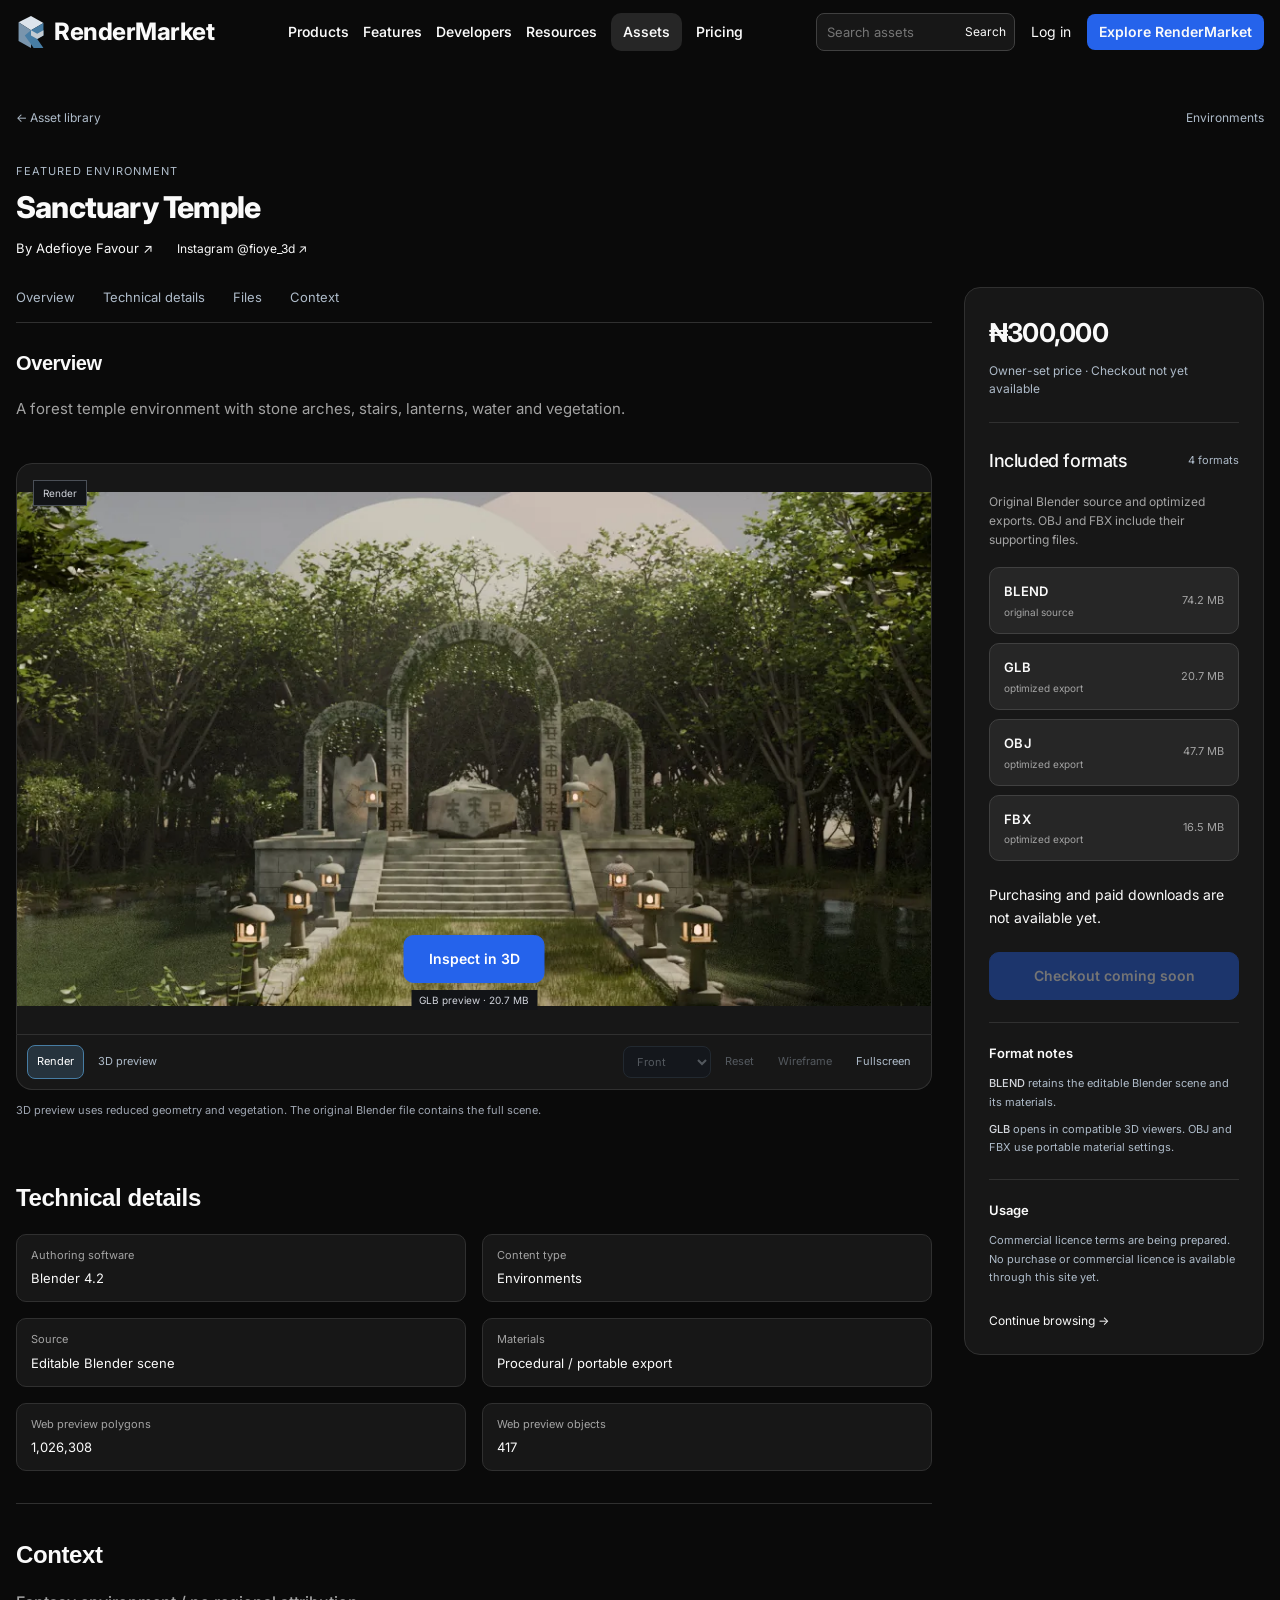
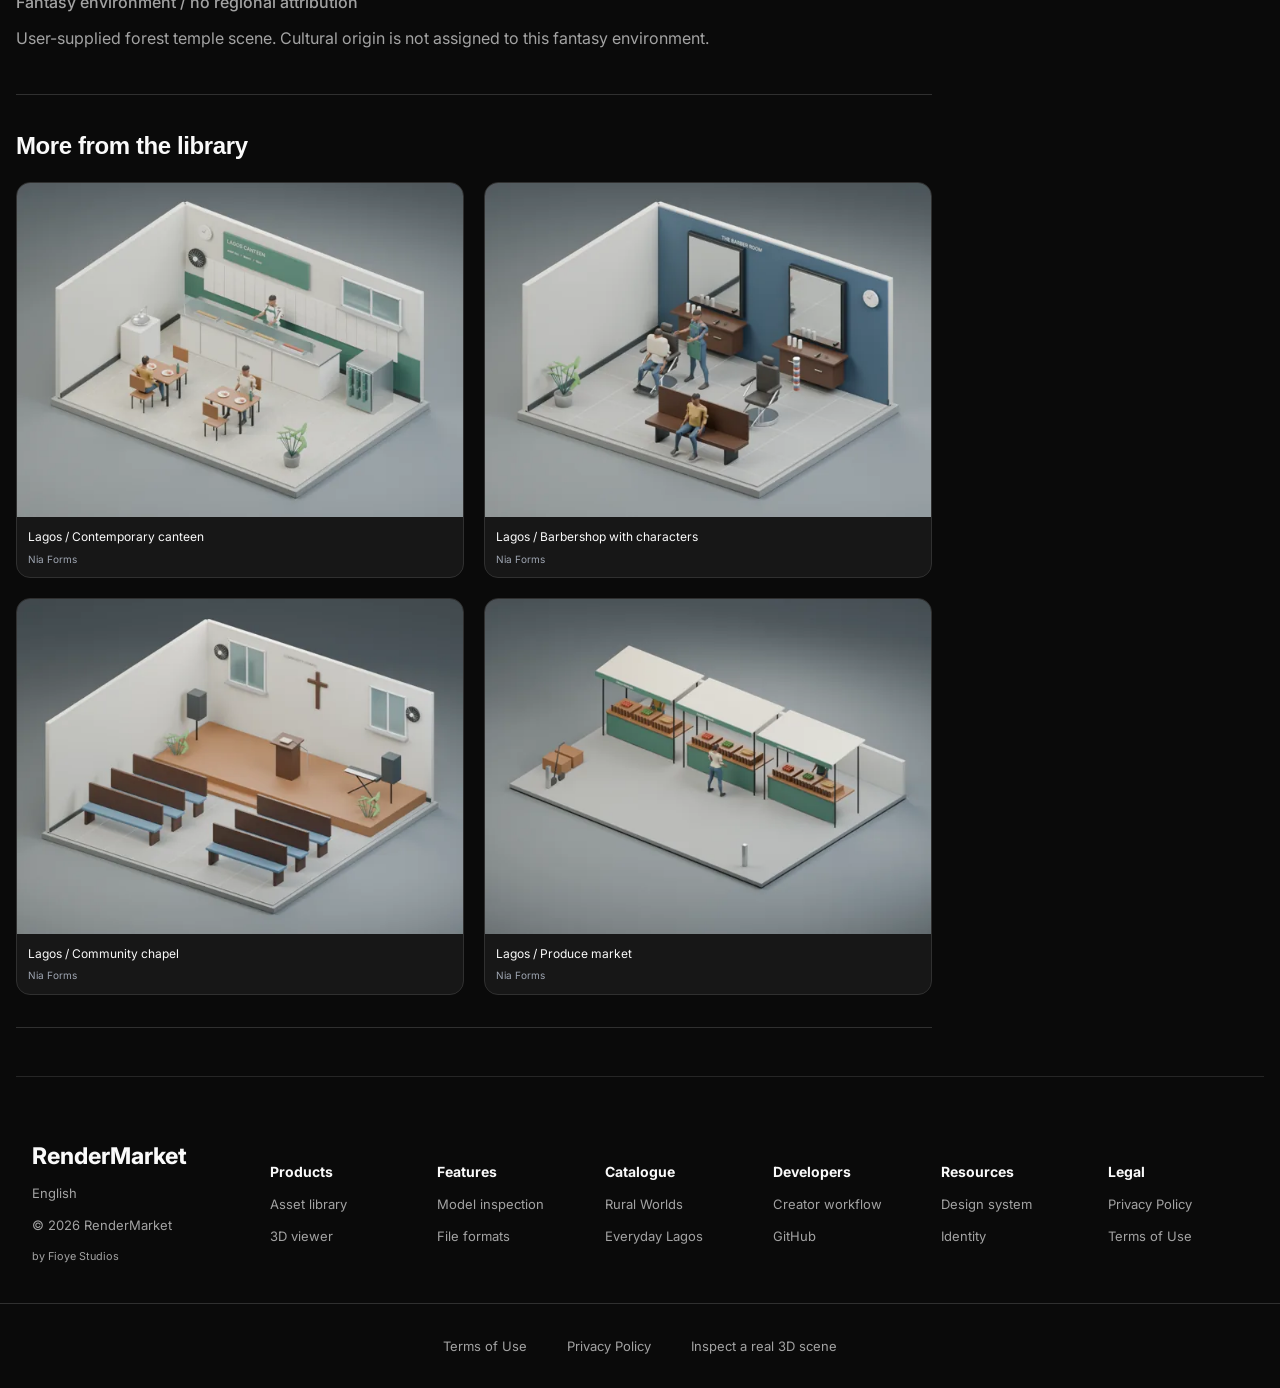
<file: prototype/asset.html>
<!doctype html>
<html lang="en"><head><meta charset="utf-8"><meta name="viewport" content="width=device-width,initial-scale=1"><title>Asset | RenderMarket</title><link rel="stylesheet" href="asset.css?v=20261121-menus2"><script type="importmap">{"imports":{"three":"./vendor/three/build/three.module.js","three/addons/":"./vendor/three/examples/jsm/"}}</script><link rel="stylesheet" href="experience.css?v=20261121-menus2"><link rel="stylesheet" href="listing-layout.css?v=20261121-menus2"><link rel="stylesheet" href="site-theme.css?v=20261121-menus2"><link rel="stylesheet" href="style.css?v=20261121-menus2"></head><body class="w-product"><header class="wc-header"><a class="wc-wordmark" href="index.html#home"><svg viewBox="0 0 32 36" aria-hidden="true"><path fill="#dce4ec" d="M2 7 16 0l14 8-14 8Z"/><path fill="#7995ad" d="m2 7 14 9v20L2 28Z"/><path fill="#477da4" d="m16 16 14-8v14l-7 4 7 10H19L9 22Z"/><path fill="#c4ccd3" d="m16 16 7 4 7-4v6l-7 4-7-4Z"/></svg><span>RenderMarket</span></a><nav aria-label="Main navigation"><details><summary>Products</summary><div><a href="index.html#explore">Asset catalogue</a><a href="asset.html?id=sanctuary">3D viewer</a></div></details><details><summary>Features</summary><div><a href="asset.html?id=sanctuary#technical">Model inspection</a><a href="asset.html?id=sanctuary#files">File formats</a></div></details><details><summary>Developers</summary><div><a href="index.html#register">Creator workflow</a><a href="https://github.com/Fioye3D/render-market">Source code</a></div></details><details><summary>Resources</summary><div><a href="terms.html">Terms of Use</a><a href="privacy.html">Privacy Policy</a></div></details><a class="wc-current" href="index.html#explore">Assets</a><a href="index.html#explore">Pricing</a></nav><form class="detail-header-search" id="header-search" role="search"><input id="query" aria-label="Search assets" placeholder="Search assets"><button type="submit">Search</button></form><a class="wc-search-link" href="index.html#explore" aria-label="Search catalogue"><svg viewBox="0 0 24 24" width="20" height="20" fill="none" stroke="currentColor" stroke-width="1.8"><circle cx="10.5" cy="10.5" r="6.5"/><path d="m15.5 15.5 5 5"/></svg></a><a class="wc-login" href="index.html#register" title="Account workflow demonstration; authentication is not connected">Log in</a><a class="wc-get" href="index.html#explore">Explore RenderMarket</a></header><main><div class="breadcrumb"><a href="index.html#explore">← Asset library</a><span id="category"></span></div><div class="title-row"><div><div class="eyebrow" id="asset-tag"></div><h1 id="title">Asset</h1><a id="creator-link" class="creator-link"></a></div><span class="project-label" id="project-label"></span></div><div class="product-layout"><section class="asset-main" aria-label="Asset preview and information"><div id="stage" class="stage"><img id="poster" alt=""><div id="canvas-host" aria-label="Interactive 3D viewport" role="img"></div><div class="viewer-label" id="viewer-label">Render</div><div class="viewer-start" id="viewer-start"><button id="load-model" class="primary">Inspect in 3D</button><span id="load-size"></span></div><div id="viewer-status" role="status" aria-live="polite"></div></div><div class="viewer-toolbar" role="toolbar" aria-label="Preview controls"><div class="view-tabs"><button id="render-tab" aria-pressed="true">Render</button><button id="model-tab" aria-pressed="false">3D preview</button></div><div class="model-controls"><label class="sr-only" for="camera-preset">View angle</label><select id="camera-preset" disabled><option value="front">Front</option><option value="overview">Overview</option><option value="top">Top</option></select><button id="reset-view" disabled>Reset</button><button id="wireframe" aria-pressed="false" disabled>Wireframe</button><button id="fullscreen">Fullscreen</button></div></div><p id="preview-note" class="preview-note"></p><nav class="section-tabs" aria-label="Product sections"><a href="#overview">Overview</a><a href="#technical">Technical details</a><a href="#files">Files</a><a href="#context">Context</a></nav><section class="content-section" id="overview"><h2>Overview</h2><p id="description"></p></section><section class="content-section" id="technical"><h2>Technical details</h2><dl id="specifications"></dl></section><section class="content-section" id="context"><h2>Context</h2><p class="context-region" id="region"></p><p id="context-description"></p></section><section class="content-section"><h2>More from the library</h2><div id="related" class="related-grid"></div></section></section><aside class="file-panel" id="files"><div class="listing-price" id="listing-price"></div><div class="panel-heading"><h2>Included formats</h2><span id="file-count"></span></div><p class="file-intro" id="file-intro">Checking available files…</p><div id="downloads" class="download-list"></div><div class="format-note"><h3>Format notes</h3><p><strong>BLEND</strong> retains the editable Blender scene and its materials.</p><p><strong>GLB</strong> opens in compatible 3D viewers. OBJ and FBX use portable material settings.</p></div><div class="usage-note"><h3>Usage</h3><p id="usage"></p></div><a class="back-library" href="index.html#explore">Continue browsing →</a></aside></div><footer class="wc-footer"><div class="wc-footer-brand"><a href="index.html#home">RenderMarket</a><p>English</p><p>© 2026 RenderMarket</p><small>by Fioye Studios</small></div><div><strong>Products</strong><a href="index.html#explore">Asset library</a><a href="asset.html?id=sanctuary">3D viewer</a></div><div><strong>Features</strong><a href="asset.html?id=sanctuary#technical">Model inspection</a><a href="asset.html?id=sanctuary#files">File formats</a></div><div><strong>Catalogue</strong><a href="index.html#explore?search=rural%20worlds">Rural Worlds</a><a href="index.html#explore?search=lagos%20everyday">Everyday Lagos</a></div><div><strong>Developers</strong><a href="index.html#register">Creator workflow</a><a href="https://github.com/Fioye3D/render-market">GitHub</a></div><div><strong>Resources</strong><a href="index.html#foundations">Design system</a><a href="index.html#brand">Identity</a></div><div><strong>Legal</strong><a href="privacy.html">Privacy Policy</a><a href="terms.html">Terms of Use</a></div></footer></main><script src="catalogue.js?v=20261121-menus2"></script><script type="module" src="asset.js?v=20261121-menus2"></script><nav class="policy-links" aria-label="Policies"><a href="terms.html">Terms of Use</a><a href="privacy.html">Privacy Policy</a><a href="asset.html?id=sanctuary">Inspect a real 3D scene</a></nav><script src="experience.js?v=20261121-menus2" defer></script></body></html>
</file>
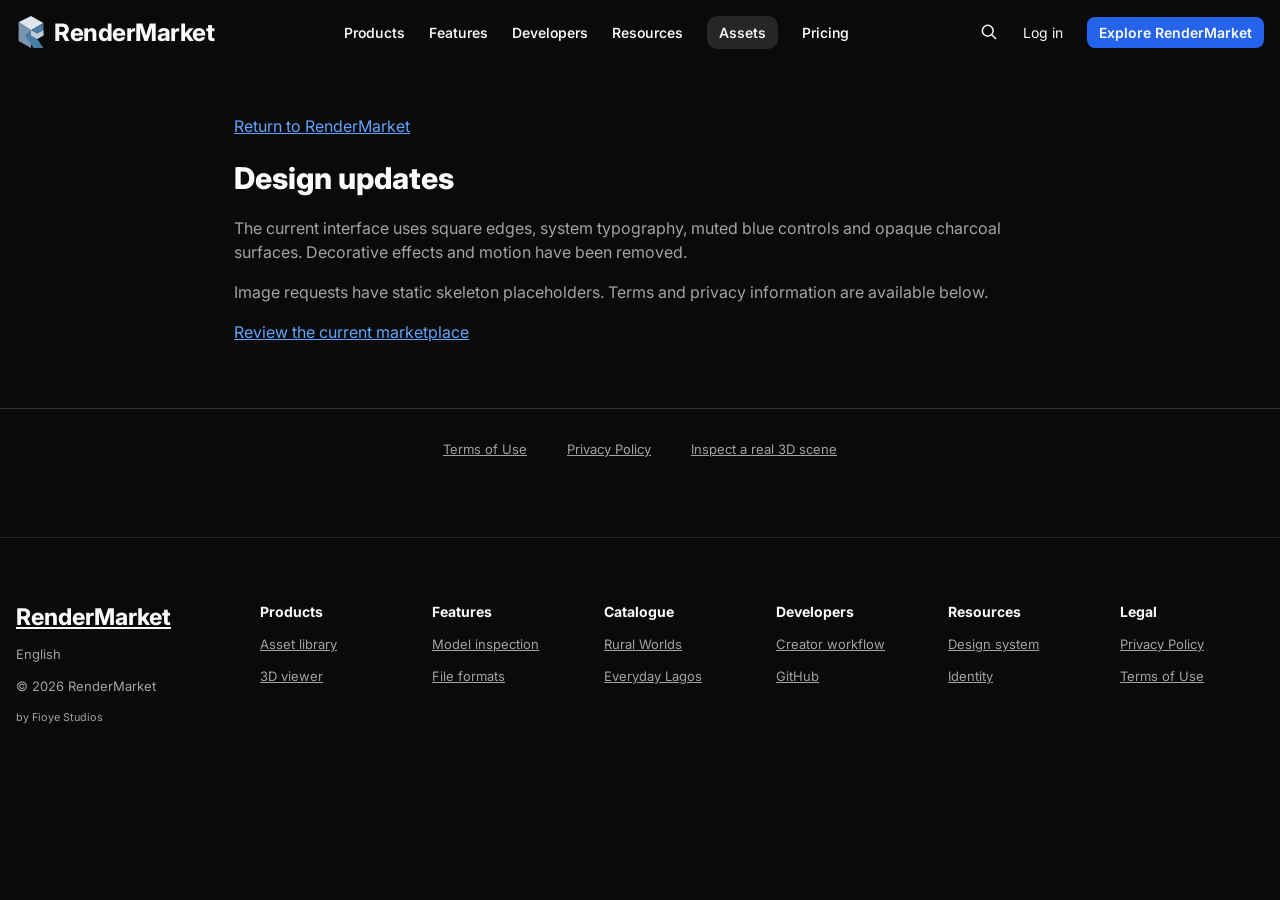
<file: prototype/changes.html>
<!doctype html><html lang="en"><head><meta charset="utf-8"><meta name="viewport" content="width=device-width,initial-scale=1"><title>Design updates | RenderMarket</title><link rel="stylesheet" href="experience.css?v=20261030-blankfix1"><link rel="stylesheet" href="style.css?v=20261121-menus2"><link rel="stylesheet" href="listing-layout.css?v=20261121-menus2"><link rel="stylesheet" href="site-theme.css?v=20261121-menus2"></head><body><header class="wc-header"><a class="wc-wordmark" href="index.html#home"><svg viewBox="0 0 32 36" aria-hidden="true"><path fill="#dce4ec" d="M2 7 16 0l14 8-14 8Z"/><path fill="#7995ad" d="m2 7 14 9v20L2 28Z"/><path fill="#477da4" d="m16 16 14-8v14l-7 4 7 10H19L9 22Z"/><path fill="#c4ccd3" d="m16 16 7 4 7-4v6l-7 4-7-4Z"/></svg><span>RenderMarket</span></a><nav aria-label="Main navigation"><details><summary>Products</summary><div><a href="index.html#explore">Asset catalogue</a><a href="asset.html?id=sanctuary">3D viewer</a></div></details><details><summary>Features</summary><div><a href="asset.html?id=sanctuary#technical">Model inspection</a><a href="asset.html?id=sanctuary#files">File formats</a></div></details><details><summary>Developers</summary><div><a href="index.html#register">Creator workflow</a><a href="https://github.com/Fioye3D/render-market">Source code</a></div></details><details><summary>Resources</summary><div><a href="terms.html">Terms of Use</a><a href="privacy.html">Privacy Policy</a></div></details><a class="wc-current" href="index.html#explore">Assets</a><a href="index.html#explore">Pricing</a></nav><a class="wc-search-link" href="index.html#explore" aria-label="Search catalogue"><svg viewBox="0 0 24 24" width="20" height="20" fill="none" stroke="currentColor" stroke-width="1.8"><circle cx="10.5" cy="10.5" r="6.5"/><path d="m15.5 15.5 5 5"/></svg></a><a class="wc-login" href="index.html#register" title="Account workflow demonstration; authentication is not connected">Log in</a><a class="wc-get" href="index.html#explore">Explore RenderMarket</a></header><main class="policy-page"><a href="index.html">Return to RenderMarket</a><h1>Design updates</h1><p>The current interface uses square edges, system typography, muted blue controls and opaque charcoal surfaces. Decorative effects and motion have been removed.</p><p>Image requests have static skeleton placeholders. Terms and privacy information are available below.</p><p><a href="index.html">Review the current marketplace</a></p></main><nav class="policy-links" aria-label="Policies"><a href="terms.html">Terms of Use</a><a href="privacy.html">Privacy Policy</a><a href="asset.html?id=sanctuary">Inspect a real 3D scene</a></nav><footer class="wc-footer"><div class="wc-footer-brand"><a href="index.html#home">RenderMarket</a><p>English</p><p>© 2026 RenderMarket</p><small>by Fioye Studios</small></div><div><strong>Products</strong><a href="index.html#explore">Asset library</a><a href="asset.html?id=sanctuary">3D viewer</a></div><div><strong>Features</strong><a href="asset.html?id=sanctuary#technical">Model inspection</a><a href="asset.html?id=sanctuary#files">File formats</a></div><div><strong>Catalogue</strong><a href="index.html#explore?search=rural%20worlds">Rural Worlds</a><a href="index.html#explore?search=lagos%20everyday">Everyday Lagos</a></div><div><strong>Developers</strong><a href="index.html#register">Creator workflow</a><a href="https://github.com/Fioye3D/render-market">GitHub</a></div><div><strong>Resources</strong><a href="index.html#foundations">Design system</a><a href="index.html#brand">Identity</a></div><div><strong>Legal</strong><a href="privacy.html">Privacy Policy</a><a href="terms.html">Terms of Use</a></div></footer></body></html>
</file>
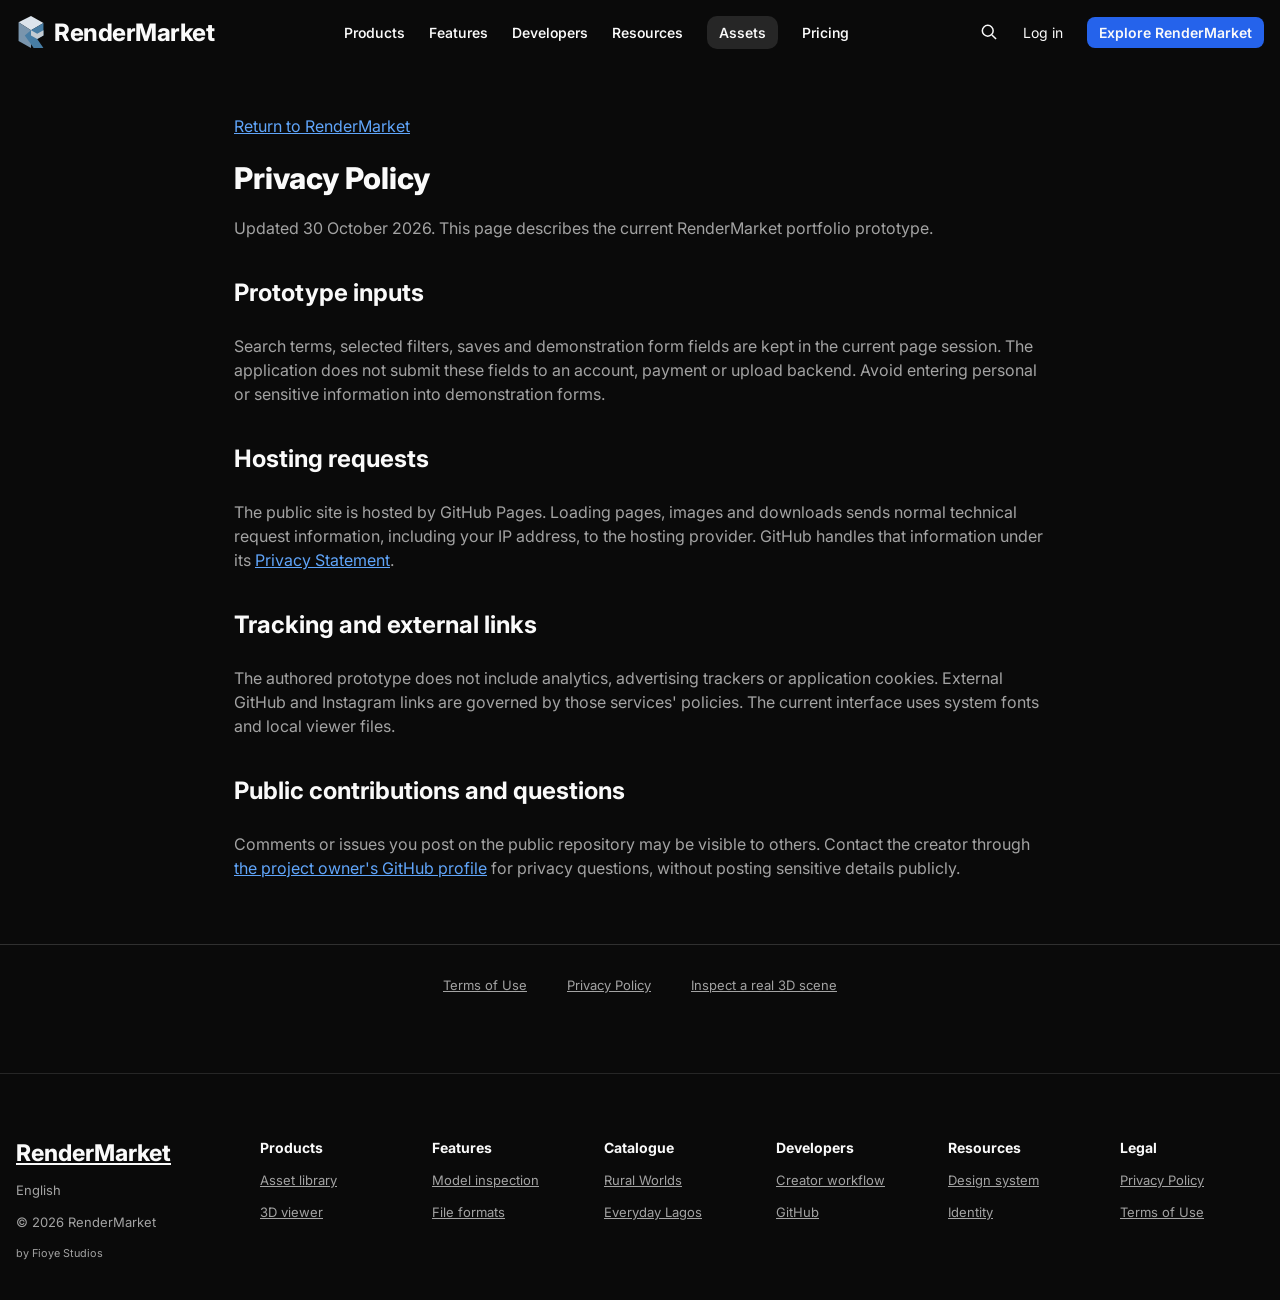
<file: prototype/privacy.html>
<!doctype html><html lang="en"><head><meta charset="utf-8"><meta name="viewport" content="width=device-width,initial-scale=1"><title>Privacy Policy | RenderMarket</title><link rel="stylesheet" href="experience.css?v=20261030-blankfix1"><link rel="stylesheet" href="style.css?v=20261121-menus2"><link rel="stylesheet" href="listing-layout.css?v=20261121-menus2"><link rel="stylesheet" href="site-theme.css?v=20261121-menus2"></head><body><header class="wc-header"><a class="wc-wordmark" href="index.html#home"><svg viewBox="0 0 32 36" aria-hidden="true"><path fill="#dce4ec" d="M2 7 16 0l14 8-14 8Z"/><path fill="#7995ad" d="m2 7 14 9v20L2 28Z"/><path fill="#477da4" d="m16 16 14-8v14l-7 4 7 10H19L9 22Z"/><path fill="#c4ccd3" d="m16 16 7 4 7-4v6l-7 4-7-4Z"/></svg><span>RenderMarket</span></a><nav aria-label="Main navigation"><details><summary>Products</summary><div><a href="index.html#explore">Asset catalogue</a><a href="asset.html?id=sanctuary">3D viewer</a></div></details><details><summary>Features</summary><div><a href="asset.html?id=sanctuary#technical">Model inspection</a><a href="asset.html?id=sanctuary#files">File formats</a></div></details><details><summary>Developers</summary><div><a href="index.html#register">Creator workflow</a><a href="https://github.com/Fioye3D/render-market">Source code</a></div></details><details><summary>Resources</summary><div><a href="terms.html">Terms of Use</a><a href="privacy.html">Privacy Policy</a></div></details><a class="wc-current" href="index.html#explore">Assets</a><a href="index.html#explore">Pricing</a></nav><a class="wc-search-link" href="index.html#explore" aria-label="Search catalogue"><svg viewBox="0 0 24 24" width="20" height="20" fill="none" stroke="currentColor" stroke-width="1.8"><circle cx="10.5" cy="10.5" r="6.5"/><path d="m15.5 15.5 5 5"/></svg></a><a class="wc-login" href="index.html#register" title="Account workflow demonstration; authentication is not connected">Log in</a><a class="wc-get" href="index.html#explore">Explore RenderMarket</a></header><main class="policy-page"><a href="index.html">Return to RenderMarket</a><h1>Privacy Policy</h1><p>Updated 30 October 2026. This page describes the current RenderMarket portfolio prototype.</p><h2>Prototype inputs</h2><p>Search terms, selected filters, saves and demonstration form fields are kept in the current page session. The application does not submit these fields to an account, payment or upload backend. Avoid entering personal or sensitive information into demonstration forms.</p><h2>Hosting requests</h2><p>The public site is hosted by GitHub Pages. Loading pages, images and downloads sends normal technical request information, including your IP address, to the hosting provider. GitHub handles that information under its <a href="https://docs.github.com/en/site-policy/privacy-policies/github-general-privacy-statement">Privacy Statement</a>.</p><h2>Tracking and external links</h2><p>The authored prototype does not include analytics, advertising trackers or application cookies. External GitHub and Instagram links are governed by those services' policies. The current interface uses system fonts and local viewer files.</p><h2>Public contributions and questions</h2><p>Comments or issues you post on the public repository may be visible to others. Contact the creator through <a href="https://github.com/Fioye3D">the project owner's GitHub profile</a> for privacy questions, without posting sensitive details publicly.</p></main><nav class="policy-links" aria-label="Policies"><a href="terms.html">Terms of Use</a><a href="privacy.html">Privacy Policy</a><a href="asset.html?id=sanctuary">Inspect a real 3D scene</a></nav><footer class="wc-footer"><div class="wc-footer-brand"><a href="index.html#home">RenderMarket</a><p>English</p><p>© 2026 RenderMarket</p><small>by Fioye Studios</small></div><div><strong>Products</strong><a href="index.html#explore">Asset library</a><a href="asset.html?id=sanctuary">3D viewer</a></div><div><strong>Features</strong><a href="asset.html?id=sanctuary#technical">Model inspection</a><a href="asset.html?id=sanctuary#files">File formats</a></div><div><strong>Catalogue</strong><a href="index.html#explore?search=rural%20worlds">Rural Worlds</a><a href="index.html#explore?search=lagos%20everyday">Everyday Lagos</a></div><div><strong>Developers</strong><a href="index.html#register">Creator workflow</a><a href="https://github.com/Fioye3D/render-market">GitHub</a></div><div><strong>Resources</strong><a href="index.html#foundations">Design system</a><a href="index.html#brand">Identity</a></div><div><strong>Legal</strong><a href="privacy.html">Privacy Policy</a><a href="terms.html">Terms of Use</a></div></footer></body></html>
</file>
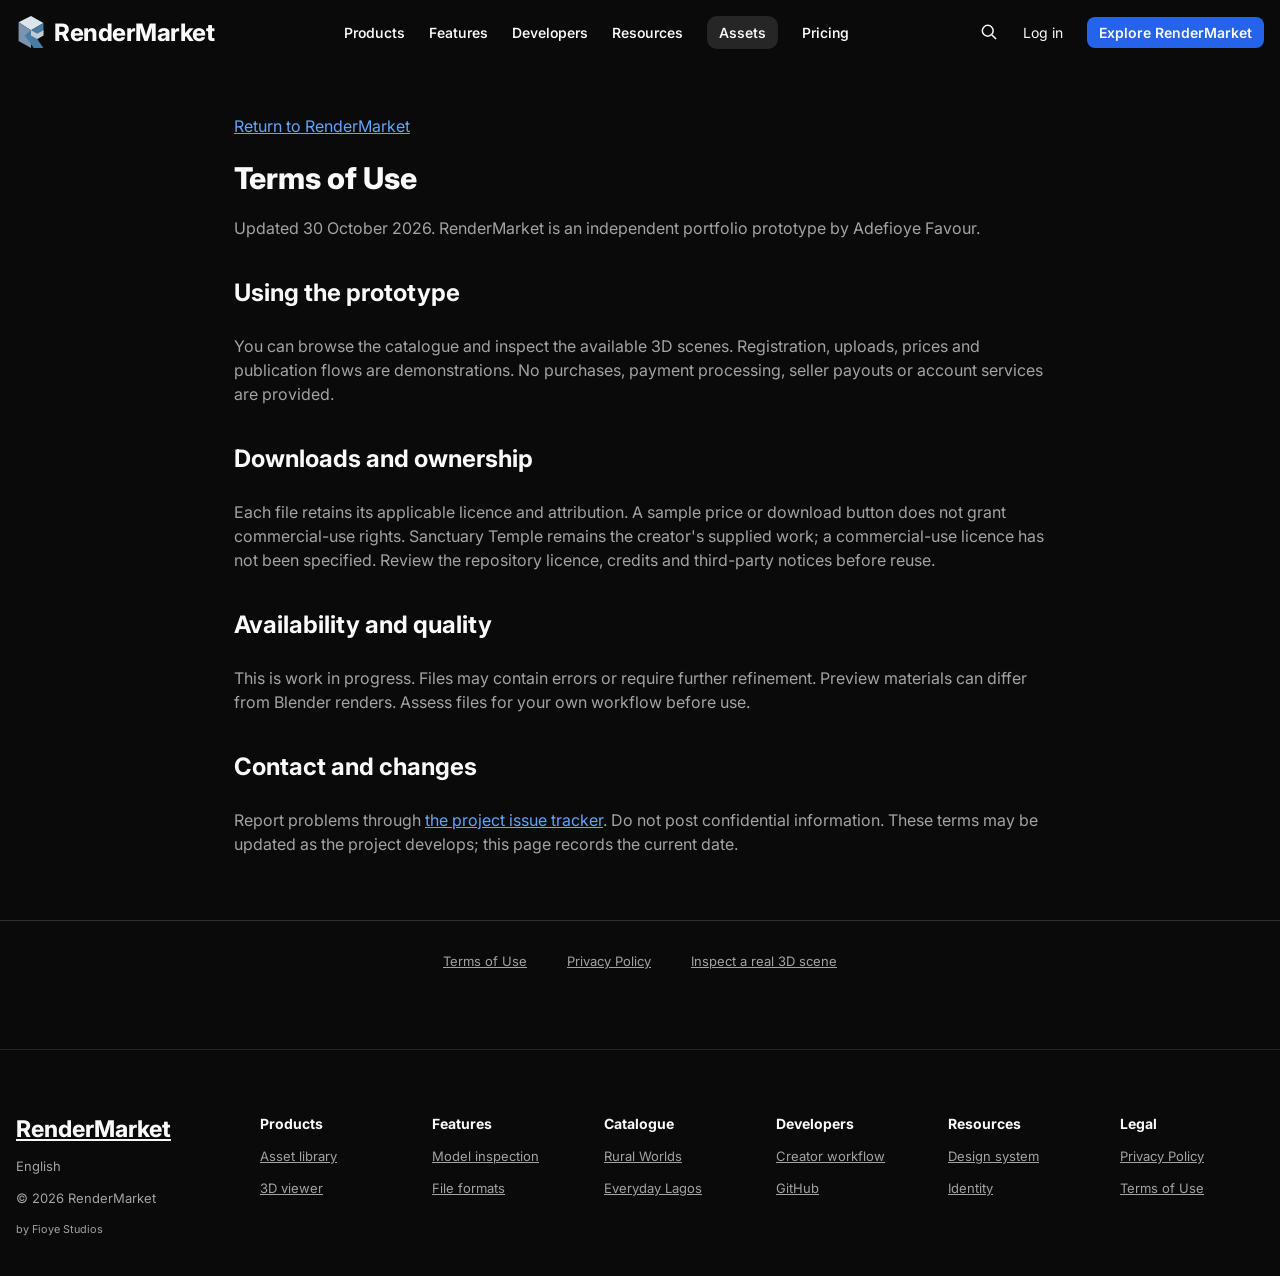
<file: prototype/terms.html>
<!doctype html><html lang="en"><head><meta charset="utf-8"><meta name="viewport" content="width=device-width,initial-scale=1"><title>Terms of Use | RenderMarket</title><link rel="stylesheet" href="experience.css?v=20261030-blankfix1"><link rel="stylesheet" href="style.css?v=20261121-menus2"><link rel="stylesheet" href="listing-layout.css?v=20261121-menus2"><link rel="stylesheet" href="site-theme.css?v=20261121-menus2"></head><body><header class="wc-header"><a class="wc-wordmark" href="index.html#home"><svg viewBox="0 0 32 36" aria-hidden="true"><path fill="#dce4ec" d="M2 7 16 0l14 8-14 8Z"/><path fill="#7995ad" d="m2 7 14 9v20L2 28Z"/><path fill="#477da4" d="m16 16 14-8v14l-7 4 7 10H19L9 22Z"/><path fill="#c4ccd3" d="m16 16 7 4 7-4v6l-7 4-7-4Z"/></svg><span>RenderMarket</span></a><nav aria-label="Main navigation"><details><summary>Products</summary><div><a href="index.html#explore">Asset catalogue</a><a href="asset.html?id=sanctuary">3D viewer</a></div></details><details><summary>Features</summary><div><a href="asset.html?id=sanctuary#technical">Model inspection</a><a href="asset.html?id=sanctuary#files">File formats</a></div></details><details><summary>Developers</summary><div><a href="index.html#register">Creator workflow</a><a href="https://github.com/Fioye3D/render-market">Source code</a></div></details><details><summary>Resources</summary><div><a href="terms.html">Terms of Use</a><a href="privacy.html">Privacy Policy</a></div></details><a class="wc-current" href="index.html#explore">Assets</a><a href="index.html#explore">Pricing</a></nav><a class="wc-search-link" href="index.html#explore" aria-label="Search catalogue"><svg viewBox="0 0 24 24" width="20" height="20" fill="none" stroke="currentColor" stroke-width="1.8"><circle cx="10.5" cy="10.5" r="6.5"/><path d="m15.5 15.5 5 5"/></svg></a><a class="wc-login" href="index.html#register" title="Account workflow demonstration; authentication is not connected">Log in</a><a class="wc-get" href="index.html#explore">Explore RenderMarket</a></header><main class="policy-page"><a href="index.html">Return to RenderMarket</a><h1>Terms of Use</h1><p>Updated 30 October 2026. RenderMarket is an independent portfolio prototype by Adefioye Favour.</p><h2>Using the prototype</h2><p>You can browse the catalogue and inspect the available 3D scenes. Registration, uploads, prices and publication flows are demonstrations. No purchases, payment processing, seller payouts or account services are provided.</p><h2>Downloads and ownership</h2><p>Each file retains its applicable licence and attribution. A sample price or download button does not grant commercial-use rights. Sanctuary Temple remains the creator's supplied work; a commercial-use licence has not been specified. Review the repository licence, credits and third-party notices before reuse.</p><h2>Availability and quality</h2><p>This is work in progress. Files may contain errors or require further refinement. Preview materials can differ from Blender renders. Assess files for your own workflow before use.</p><h2>Contact and changes</h2><p>Report problems through <a href="https://github.com/Fioye3D/render-market/issues">the project issue tracker</a>. Do not post confidential information. These terms may be updated as the project develops; this page records the current date.</p></main><nav class="policy-links" aria-label="Policies"><a href="terms.html">Terms of Use</a><a href="privacy.html">Privacy Policy</a><a href="asset.html?id=sanctuary">Inspect a real 3D scene</a></nav><footer class="wc-footer"><div class="wc-footer-brand"><a href="index.html#home">RenderMarket</a><p>English</p><p>© 2026 RenderMarket</p><small>by Fioye Studios</small></div><div><strong>Products</strong><a href="index.html#explore">Asset library</a><a href="asset.html?id=sanctuary">3D viewer</a></div><div><strong>Features</strong><a href="asset.html?id=sanctuary#technical">Model inspection</a><a href="asset.html?id=sanctuary#files">File formats</a></div><div><strong>Catalogue</strong><a href="index.html#explore?search=rural%20worlds">Rural Worlds</a><a href="index.html#explore?search=lagos%20everyday">Everyday Lagos</a></div><div><strong>Developers</strong><a href="index.html#register">Creator workflow</a><a href="https://github.com/Fioye3D/render-market">GitHub</a></div><div><strong>Resources</strong><a href="index.html#foundations">Design system</a><a href="index.html#brand">Identity</a></div><div><strong>Legal</strong><a href="privacy.html">Privacy Policy</a><a href="terms.html">Terms of Use</a></div></footer></body></html>
</file>
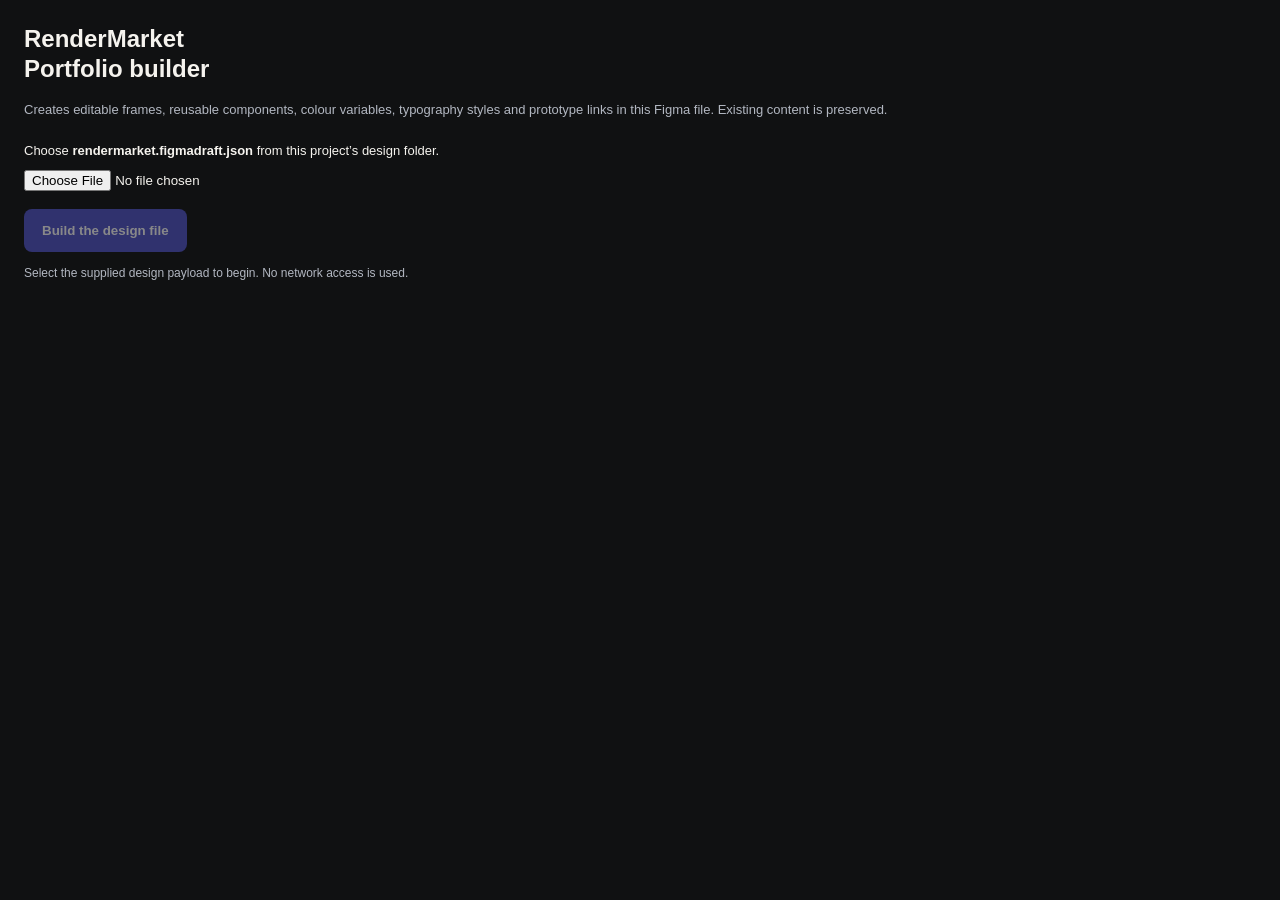
<file: design/figma-plugin/ui.html>
<!doctype html><html><head><meta charset="utf-8"><style>body{font:13px Inter,Arial,sans-serif;margin:24px;color:#f5f3ee;background:#101112}h1{font-size:24px;line-height:1.25}p{color:#b2b7c1;line-height:1.6}button{background:#5053ca;color:white;border:0;border-radius:8px;padding:14px 18px;margin-top:18px;font-weight:600;cursor:pointer}input{max-width:100%}#status{white-space:pre-wrap;font-size:12px}label{display:block;margin:22px 0 12px}button:disabled{opacity:.5;cursor:wait}</style></head><body><h1>RenderMarket<br>Portfolio builder</h1><p>Creates editable frames, reusable components, colour variables, typography styles and prototype links in this Figma file. Existing content is preserved.</p><label for="payload">Choose <strong>rendermarket.figmadraft.json</strong> from this project’s design folder.</label><input id="payload" type="file" accept=".json"><br><button id="build" disabled>Build the design file</button><p id="status">Select the supplied design payload to begin. No network access is used.</p><script>let payload;const status=document.querySelector('#status'),build=document.querySelector('#build');document.querySelector('#payload').onchange=async e=>{try{payload=JSON.parse(await e.target.files[0].text());if(!payload.scenes||!payload.images)throw Error('Choose the RenderMarket design payload.');status.textContent=payload.scenes.length+' artboards ready. Build in a new file for the clearest result.';build.disabled=false}catch(err){status.textContent=err.message;build.disabled=true}};build.onclick=()=>{build.disabled=true;status.textContent='Building editable layers…';parent.postMessage({pluginMessage:{type:'build',payload}},'*')};onmessage=e=>{const m=e.data.pluginMessage;if(!m)return;status.textContent=m.message;if(m.type==='error')build.disabled=false};</script></body></html>
</file>
<file: prototype/style.css>
*{box-sizing:border-box}html{background:#0b0f1a;color:#f8fafc;font-family:Arial,Arial,sans-serif}body{margin:0}.reviewbar{min-height:60px;display:flex;align-items:center;justify-content:space-between;gap:16px;padding:10px 24px;border-bottom:1px solid #344457;background:#101724;font-size:12px}.reviewbrand{color:#c4ccd3;text-decoration:none;font-weight:700;letter-spacing:.5px;white-space:nowrap}.reviewbrand span{color:#aebbc9;font-weight:400;margin-left:12px}.reviewbar nav{display:flex;align-items:center;gap:18px}.reviewbar a{color:inherit;text-decoration:none}.reviewbar button,dialog button{background:#26333d;color:#f8fafc;border:1px solid #65727d;padding:10px 14px;border-radius:0;cursor:pointer}.status{color:#aebbc9;font-size:11px;white-space:nowrap}#artboard{position:relative;width:100%;max-width:1440px;margin:auto;outline:none}#artboard.mobile{max-width:390px;box-shadow:none}#artboard svg{display:block;width:100%;height:auto}#artboard .hotspot{position:absolute;background:transparent;border:0;cursor:pointer;padding:0;border-radius:0;color:transparent;text-decoration:none}#artboard .hotspot:hover{box-shadow:none}#artboard .hotspot:focus-visible{outline:3px solid #c4ccd3;outline-offset:3px;background:#c4ccd3}#artboard input,#artboard textarea{position:absolute;border:0;border-radius:0;background:#0b0f1a;color:#f8fafc;font-family:Arial,Arial,sans-serif;padding:0 14px;resize:none}#artboard textarea{padding-top:12px}#artboard input:focus,#artboard textarea:focus{outline:2px solid #c4ccd3;outline-offset:1px}#artboard input::placeholder{color:#aebbc9}.skip{position:fixed;top:-80px;left:16px;z-index:5;background:#f8fafc;color:#0b0f1a;padding:16px}.skip:focus{top:12px}.sr-only{position:absolute!important;width:1px;height:1px;padding:0;margin:-1px;overflow:hidden;clip:rect(0,0,0,0);white-space:nowrap;border:0}#toast{position:fixed;left:50%;bottom:24px;transform:translate(-50%,24px);opacity:0;background:#f8fafc;color:#0b0f1a;padding:16px 24px;border-radius:0;box-shadow:none;pointer-events:none;transition:none;z-index:9;max-width:90vw}#toast.visible{opacity:1;transform:translate(-50%,0)}dialog{background:#101724;color:#f8fafc;border:1px solid #285c82;border-radius:0;padding:28px;max-width:90vw}dialog::backdrop{background:#000}dialog a{display:block;padding:16px 0;color:#c4ccd3}dialog h2{font-size:22px}button:focus-visible,a:focus-visible{outline:3px solid #c4ccd3;outline-offset:3px}button[disabled]{cursor:not-allowed}@media(max-width:940px){.status{display:none}.reviewbar{padding:10px 16px}.reviewbar nav{gap:12px}.reviewbrand span{display:none}}@media(max-width:600px){.reviewbar{flex-wrap:wrap;font-size:11px;gap:10px}.reviewbar nav{justify-content:space-between;width:100%;gap:6px}.reviewbar nav a:nth-child(4){display:none}.reviewbar button{font-size:11px;padding:8px}.reviewbrand{font-size:13px}}@media(prefers-reduced-motion:reduce){*{transition:none;scroll-behavior:auto!important}}
#artboard select{position:absolute;background:#101724;color:#f8fafc;border:1px solid #344457;border-radius:0;padding:0 14px;font:13px Arial,Arial,sans-serif;cursor:pointer}#artboard select:focus-visible{outline:2px solid #c4ccd3;outline-offset:2px}
</file>
<file: prototype/marketplace.css>
/* RenderMarket: artwork-led marketplace, adapted from the supplied brand guide. */
#artboard.native-artboard{max-width:1600px}#artboard.native-artboard.mobile{max-width:390px}
.m-shell{container-type:inline-size;background:#0b0f1a;color:#f8fafc;font:15px/1.55 Arial,Helvetica,sans-serif;min-width:0}
.m-shell a{color:inherit;text-decoration:none}.m-shell button,.m-shell input,.m-shell select{font:inherit}.m-shell button{cursor:pointer}
.m-header{display:flex;align-items:center;gap:30px;padding:24px 48px;border-bottom:1px solid #293343}
.m-brand{display:flex;align-items:center;gap:12px;font-size:23px;font-weight:700;letter-spacing:-.7px;white-space:nowrap}
#artboard .m-brand svg{display:block;width:32px;height:36px;flex:0 0 32px}
.m-header nav{display:flex;gap:24px;font-size:13px;color:#aebbc9}.m-header nav a{min-height:44px;display:flex;align-items:center}
.m-header nav a[aria-current=page]{color:#f8fafc;text-decoration:underline;text-underline-offset:10px}
.m-search{display:flex;border:1px solid #3c4b5e;background:#101724;align-items:stretch;min-width:0}
.m-header>.m-search{margin-left:auto;flex:1;max-width:260px}
.m-search-field{flex:1;min-width:0;width:100%;padding:12px 14px;color:#f8fafc;background:transparent;border:0}
.m-search-field::placeholder{color:#a2afbf}.m-search button{background:transparent;color:#d7e0e9;border:0;padding:12px 16px;font-size:12px}
.m-shell .m-search-field{position:static!important;height:auto!important;border-radius:0!important;font-size:14px!important}
.m-shell .m-option input{position:static!important;width:16px!important;height:16px!important;padding:0!important}
.m-shell .m-results select{position:static!important;width:auto!important;height:auto!important}
.m-saved-link{font-size:13px;white-space:nowrap}.m-saved-link span{color:#aebbc9;padding-left:6px}
.m-studio-link{border:1px solid #586c81;padding:12px 16px;font-size:13px;white-space:nowrap}
.m-main{padding:0 48px}.m-hero{display:grid;grid-template-columns:minmax(0,.95fr) minmax(0,1.15fr);gap:56px;align-items:center;padding:64px 0 48px}
.m-eyebrow{font-size:11px;letter-spacing:1.5px;font-weight:600;color:#aebbc9;margin:0 0 20px}
.m-shell h1,.m-shell h2{font-family:'Segoe UI',Arial,sans-serif;letter-spacing:-1.4px;font-weight:650;line-height:1.06}
.m-hero h1{font-size:clamp(42px,4.6cqw,70px);margin:0 0 24px;max-width:12ch}
.m-description{font-size:16px;line-height:1.75;color:#aebbc9;max-width:44ch;margin:0}
.m-hero-actions{display:flex;flex-wrap:wrap;gap:12px;margin-top:30px}.m-hero-actions a{display:inline-flex;align-items:center;min-height:48px;padding:12px 20px;border:1px solid #52667b;font-size:13px;font-weight:600}
.m-hero-actions .m-primary{background:#285c82;border-color:#477da4;color:#f8fafc}
.m-search-hero{margin-top:28px;max-width:620px;min-height:52px}.m-search-hero button{background:#285c82;color:#f8fafc;border-left:1px solid #477da4;font-weight:600;padding:14px 20px}
.m-suggestions{display:flex;align-items:center;flex-wrap:wrap;gap:8px;margin-top:14px;font-size:12px;color:#aebbc9}.m-suggestions button{border:1px solid #344457;background:transparent;color:#d3dde7;padding:8px 12px;min-height:40px;font-size:12px}
.m-feature{display:block;min-width:0;background:#101724;border:1px solid #293343}
.m-feature img{display:block;width:100%;height:auto;aspect-ratio:16/11;object-fit:cover}
.m-feature>div{display:grid;grid-template-columns:minmax(0,1fr) auto;gap:8px 16px;padding:20px 22px;background:#101724;border-top:1px solid #293343}
.m-feature span{grid-column:1/-1;font-size:10px;letter-spacing:1.2px;color:#aebbc9}.m-feature strong{font-size:20px;font-weight:600}.m-feature small{align-self:center;font-size:12px;color:#d3dde7}
.m-section{padding:32px 0}.m-section-heading{display:flex;justify-content:space-between;align-items:end;gap:24px;margin-bottom:24px}.m-section-heading h2,.m-creator-cta h2{font-size:30px;margin:0;letter-spacing:-.7px}.m-section-heading a{font-size:13px;text-decoration:underline;text-underline-offset:5px;white-space:nowrap}.m-section-heading .m-eyebrow{margin-bottom:12px}.m-muted{color:#aebbc9;font-size:14px;line-height:1.6;margin:12px 0 0}
.m-categories{display:grid;grid-template-columns:repeat(4,minmax(0,1fr));gap:16px}
.m-categories button{display:flex;align-items:center;gap:16px;padding:18px;border:1px solid #293343;background:#101724;color:#f8fafc;text-align:left;min-width:0}
.m-categories img{width:64px;height:64px;object-fit:cover;flex-shrink:0}.m-categories span{display:block;font-size:14px;font-weight:600}.m-categories small{display:block;font-size:12px;color:#aebbc9;margin-top:6px;font-weight:400}
.m-grid{display:grid;grid-template-columns:repeat(4,minmax(0,1fr));gap:32px 20px}
.m-card{min-width:0;background:#0b0f1a;border-bottom:1px solid #344457}
.m-card-preview{position:relative;min-width:0;background:#101724}.m-card-preview>a{display:block}.m-card-preview img{display:block;width:100%;height:auto;aspect-ratio:4/3;object-fit:cover}
.m-card .m-save{position:absolute;top:10px;right:10px;width:44px;height:44px;border:1px solid #62758b;background:#101724;color:#f8fafc;font:22px Arial;z-index:1}
.m-card .m-save[aria-pressed=true]{background:#285c82}.m-card-info{padding:18px 0 20px}.m-card-title{display:block;font-size:15px;line-height:1.4;font-weight:600;min-height:42px}.m-card-creator{display:block;color:#aebbc9!important;font-size:12px;margin-top:5px}.m-card-creator span{display:none}.m-card-meta{display:flex;flex-wrap:wrap;justify-content:space-between;gap:8px;align-items:center;margin-top:18px}.m-card-meta span{font-size:11px;color:#aebbc9}.m-card-meta strong{font-size:14px;white-space:nowrap;font-weight:600}.m-card-place{font-size:11px;color:#aebbc9;margin-top:8px}
.m-creators{display:flex;flex-direction:column;border-top:1px solid #344457}.m-creators>a{display:flex;align-items:center;gap:20px;padding:22px 0;border-bottom:1px solid #344457}.m-avatar{display:grid;place-items:center;width:48px;height:48px;border:1px solid #52667b;font-size:13px;color:#c4ccd3}.m-creators strong{display:block;font-size:17px;font-weight:600}.m-creators small{display:block;font-size:12px;color:#aebbc9;margin-top:6px}.m-creators>a>span:last-child{margin-left:auto}
.m-creator-cta{display:flex;justify-content:space-between;align-items:center;gap:30px;padding:36px;margin:32px 0 48px;background:#101724;border:1px solid #344457}.m-creator-cta p{color:#aebbc9;font-size:14px;margin:14px 0 0}.m-creator-cta>a{background:#285c82;border:1px solid #477da4;padding:14px 20px;white-space:nowrap;font-size:13px}
.m-footer{display:flex;justify-content:space-between;gap:24px;padding:28px 0;border-top:1px solid #344457;color:#aebbc9;font-size:12px;line-height:1.8}
.m-library-heading{padding:42px 0 30px}.m-library-heading h1{font-size:44px;margin:0 0 18px}.m-library-heading .m-search-hero{max-width:100%}
.m-library{display:grid;grid-template-columns:200px minmax(0,1fr);gap:32px;padding:28px 0 48px;border-top:1px solid #344457}
.m-filter-heading{display:flex;align-items:center;justify-content:space-between;margin-bottom:20px;font-size:15px}.m-filter-heading button{background:transparent;border:0;color:#c4ccd3;font-size:12px;min-height:44px;padding:8px}
.m-filters fieldset{margin:0;padding:20px 0;border:0;border-top:1px solid #293343}.m-filters legend{font-size:13px;font-weight:600;padding:0 0 12px}
.m-option{display:flex;align-items:center;gap:10px;min-height:40px;font-size:13px;color:#aebbc9;cursor:pointer}.m-option input{accent-color:#477da4}
.m-compatibility{border-top:1px solid #344457;padding-top:22px}.m-compatibility span,.m-compatibility small{display:block;font-size:12px;color:#aebbc9}.m-compatibility strong{display:block;font-size:14px;margin:10px 0}
.m-results-header{display:flex;justify-content:space-between;align-items:center;gap:20px;margin-bottom:24px;min-height:44px;font-size:14px}.m-results-header label{font-size:12px;color:#aebbc9}.m-results-header select{min-height:44px;margin-left:10px;background:#101724;border:1px solid #52667b;color:#f8fafc;padding:10px;font-size:12px}
.m-empty{padding:48px 24px;border:1px solid #344457}.m-empty h2{font-size:28px}.m-empty p{color:#aebbc9}.m-empty button{min-height:44px;padding:12px 20px;border:1px solid #477da4;background:#285c82;color:#f8fafc}
.m-shell :is(button,input,select,a):focus-visible{outline:2px solid #c4ccd3;outline-offset:4px}
.m-mobile-nav{display:none}
@container(max-width:1180px){.m-header{padding:20px 28px;gap:22px}.m-main{padding:0 28px}.m-header>.m-search{max-width:220px}.m-studio-link{display:none}.m-hero{gap:32px;padding-top:44px}.m-categories button{padding:12px;gap:10px}.m-categories img{width:46px;height:52px}.m-categories span{font-size:13px}.m-library{grid-template-columns:170px minmax(0,1fr);gap:24px}.m-grid{gap:24px 16px}}
@container(max-width:900px){.m-grid{grid-template-columns:repeat(2,minmax(0,1fr))}.m-header>.m-search{display:none}.m-header nav{margin-left:auto}.m-categories{grid-template-columns:repeat(2,minmax(0,1fr))}.m-hero h1{font-size:46px}.m-feature img{aspect-ratio:4/5}.m-feature>div{grid-template-columns:1fr}.m-library{grid-template-columns:160px minmax(0,1fr)}}
@container(max-width:700px){.m-header{padding:18px 20px;gap:16px}.m-brand{font-size:21px}.m-header nav{gap:18px}.m-header nav a{font-size:12px}.m-header .m-saved-link{display:none}.m-main{padding:0 20px}.m-hero{grid-template-columns:minmax(0,1fr);gap:32px;padding:36px 0 20px}.m-hero h1{font-size:48px;max-width:13ch}.m-description{font-size:15px}.m-feature img{aspect-ratio:16/10}.m-feature>div{grid-template-columns:minmax(0,1fr) auto;padding:18px}.m-feature strong{font-size:18px}.m-feature small{font-size:11px}.m-hero-actions{margin-top:24px}.m-section{padding:28px 0}.m-section-heading{align-items:start;flex-wrap:wrap;gap:14px}.m-section-heading h2,.m-creator-cta h2{font-size:27px}.m-section-heading>a{font-size:12px}.m-categories{gap:12px}.m-categories button{min-height:88px}.m-card-title{font-size:14px}.m-card-info{padding:14px 0 18px}.m-card-meta strong{font-size:13px}.m-library-heading h1{font-size:36px}.m-library{grid-template-columns:minmax(0,1fr)}.m-filters{display:grid;grid-template-columns:1fr 1fr;gap:12px}.m-filter-heading{grid-column:1/-1;margin:0}.m-filters fieldset:last-of-type{grid-column:1/-1;display:flex;flex-wrap:wrap;column-gap:18px}.m-filters fieldset:last-of-type legend{width:100%}.m-option{min-height:44px}.m-compatibility{display:none}.m-results-header{flex-wrap:wrap}.m-results-header select{margin-left:6px}.m-creator-cta{display:block;padding:24px}.m-creator-cta>a{display:inline-flex;align-items:center;min-height:48px;margin-top:24px}.m-footer{display:block}.m-footer span{display:block}.m-mobile-nav{display:flex;position:sticky;bottom:0;background:#101724;border-top:1px solid #52667b;z-index:4;padding:8px 12px calc(8px + env(safe-area-inset-bottom));justify-content:space-around;gap:8px}.m-mobile-nav a{font-size:12px;min-height:44px;display:flex;align-items:center;justify-content:center;padding:8px}.m-mobile-nav a[aria-current=page]{text-decoration:underline;text-underline-offset:6px}.m-suggestions button{min-height:44px}}
@container(max-width:380px){.m-header{padding:16px}.m-brand{font-size:19px}.m-header nav{gap:12px}.m-main{padding:0 16px}.m-hero h1{font-size:40px}.m-feature>div{grid-template-columns:1fr}.m-categories img{width:36px;height:44px}.m-categories button{gap:8px;padding:10px}.m-categories span{font-size:12px}.m-categories small{font-size:11px}.m-grid{gap:24px 12px}.m-card .m-save{width:44px;height:44px;top:6px;right:6px}.m-card-title{font-size:13px}.m-card-meta span{font-size:10px}.m-card-meta strong{font-size:12px}.m-search-hero button{padding:12px;font-size:12px}}

/* Brand-first homepage: editorial introduction followed by the marketplace. */
body[data-page=home] .reviewbar{display:none}
body[data-page=home] .m-header>.m-saved-link{margin-left:auto}
.b-hero{display:grid;grid-template-columns:minmax(0,1fr) minmax(0,1.1fr);gap:60px;align-items:center;padding:72px 0 64px}
.b-hero h1{font-size:clamp(48px,5.4cqw,82px);line-height:1.02;letter-spacing:-2.6px;margin:0 0 28px}
.b-lead{font-size:24px;line-height:1.4;letter-spacing:-.4px;margin:0 0 20px;color:#f8fafc}
.b-hero .m-description{font-size:15px;max-width:46ch}.b-caption{color:#aebbc9;font-size:11px;line-height:1.7;margin:22px 0 0}
.b-hero-work{margin:0;background:#101724;border:1px solid #344457;min-width:0}.b-hero-work>a{display:block}.b-hero-work img{display:block;width:100%;height:auto;aspect-ratio:4/5;object-fit:cover}.b-hero-work figcaption{display:flex;flex-direction:column;gap:10px;padding:22px}.b-hero-work figcaption span{font-size:10px;letter-spacing:1.6px;color:#aebbc9}.b-hero-work figcaption strong{font-size:22px;font-weight:600}.b-hero-work figcaption a{color:#aebbc9;font-size:12px}
.b-story{display:grid;grid-template-columns:minmax(0,1fr) minmax(0,1.1fr);gap:60px;border-top:1px solid #344457;border-bottom:1px solid #344457;padding:56px 0;margin-bottom:56px}.b-story h2,.b-inspect h2{font-size:40px;line-height:1.15;letter-spacing:-1.1px;margin:0}.b-story>div:last-child{max-width:58ch}.b-story p:not(.m-eyebrow){font-size:16px;line-height:1.85;color:#aebbc9;margin:0 0 20px}.b-story p:last-child{margin:0}
.b-collection{padding:0 0 56px}.b-diptych{display:grid;grid-template-columns:1fr 1fr;gap:28px}.b-diptych figure{margin:0;min-width:0}.b-diptych figure>a{display:block}.b-diptych img{display:block;width:100%;height:auto;aspect-ratio:4/3;object-fit:cover;background:#101724}.b-diptych figcaption{padding:20px 0;border-bottom:1px solid #344457;display:flex;flex-direction:column;gap:8px}.b-diptych strong{font-size:18px;font-weight:600}.b-diptych span{font-size:12px;color:#aebbc9}
.b-inspect{display:grid;grid-template-columns:1fr 1.1fr;gap:60px;padding:48px 0;border-top:1px solid #344457}.b-inspect p:not(.m-eyebrow){max-width:55ch;color:#aebbc9;line-height:1.8;margin:24px 0}.b-text-link{display:inline-flex;align-items:center;min-height:44px;font-size:14px;text-decoration:underline!important;text-underline-offset:6px}
.b-closing{padding:64px 40px;background:#101724;border:1px solid #344457;margin:16px 0 56px}.b-closing h2{font-size:44px;letter-spacing:-1.2px;margin:0 0 20px}.b-closing>p:not(.m-eyebrow){color:#aebbc9;font-size:15px;line-height:1.75}.b-closing small{display:block;max-width:65ch;color:#aebbc9;font-size:11px;line-height:1.8;margin-top:24px}
@container(max-width:1000px){.b-hero,.b-story,.b-inspect{gap:32px}.b-hero{padding:48px 0}.b-hero h1{font-size:60px}.b-story h2,.b-inspect h2{font-size:34px}}
@container(max-width:800px){.b-hero{grid-template-columns:minmax(0,1fr);gap:36px;padding:40px 0}.b-hero h1{font-size:60px;max-width:12ch}.b-hero-work img{aspect-ratio:16/10}.b-story{grid-template-columns:minmax(0,1fr);gap:24px;padding:36px 0;margin-bottom:36px}.b-story>div:last-child{max-width:none}.b-inspect{grid-template-columns:minmax(0,1fr);gap:8px;padding:36px 0}.b-closing{padding:36px 24px}.b-closing h2{font-size:36px}}
@container(max-width:600px){body[data-page=home] .m-header{flex-wrap:wrap;gap:8px 16px}body[data-page=home] .m-header nav{margin-left:auto;gap:14px}body[data-page=home] .m-header nav a:last-child{display:none}.b-hero h1{font-size:50px;letter-spacing:-1.8px}.b-lead{font-size:21px}.b-hero .m-hero-actions{flex-direction:column;align-items:start}.b-hero-work figcaption{padding:18px}.b-story h2,.b-inspect h2{font-size:32px}.b-story p:not(.m-eyebrow){font-size:15px}.b-diptych{grid-template-columns:minmax(0,1fr);gap:28px}.b-collection{padding-bottom:36px}.b-closing h2{font-size:32px}.b-closing{padding:32px 20px;margin-bottom:36px}.b-closing .m-hero-actions{flex-direction:column;align-items:start}}
@container(max-width:360px){.b-hero h1{font-size:44px}.b-hero .m-eyebrow{font-size:10px;letter-spacing:1px}.b-closing h2{font-size:29px}}

/* Discovery patterns informed by CGTrader, with RenderMarket's own content. */
.b-home-search{max-width:520px;margin-top:24px}.b-home-search .m-search-hero{margin:0}.b-home-search .m-suggestions{font-size:11px;gap:7px}.b-home-search .m-suggestions button{font-size:11px;padding:7px 12px;min-height:36px}
.b-discovery{padding:36px 0 44px;border-top:1px solid #344457}.b-selection{padding:12px 0 56px}.b-hero{padding-top:48px;padding-bottom:44px}.b-hero h1{font-size:clamp(46px,4.8cqw,72px)}.b-lead{font-size:21px;margin-bottom:16px}.b-hero .m-hero-actions{margin-top:22px}.b-hero .b-caption{margin-top:18px}
.b-formats{display:grid;grid-template-columns:minmax(0,1fr) minmax(0,1.1fr);gap:24px 60px;padding:0 0 48px}.b-formats h2{font-size:32px;letter-spacing:-.8px;line-height:1.15;margin:0 0 20px}.b-formats p{font-size:14px;color:#aebbc9;line-height:1.8;max-width:48ch}.b-formats dl{display:grid;grid-template-columns:1fr 1fr;gap:24px;margin:0}.b-formats dl>div{padding:16px 0;border-top:1px solid #344457}.b-formats dt{font-size:15px;font-weight:600}.b-formats dt span{font-size:12px;font-weight:400;color:#aebbc9;margin-left:8px}.b-formats dd{margin:10px 0 0;font-size:13px;line-height:1.7;color:#aebbc9}.b-formats>a{grid-column:2}
@container(max-width:800px){.b-hero h1{font-size:56px}.b-formats{grid-template-columns:minmax(0,1fr);gap:16px;padding-bottom:32px}.b-formats>a{grid-column:1}.b-discovery{padding:28px 0 32px}.b-selection{padding:8px 0 40px}}
@container(max-width:600px){.b-hero h1{font-size:48px}.b-home-search{max-width:100%;width:100%}.b-home-search .m-suggestions button{min-height:44px}.b-hero .m-hero-actions{flex-direction:row}.b-hero .m-hero-actions a{font-size:12px;padding:12px 14px}.b-formats dl{gap:16px}.b-formats h2{font-size:29px}}
@container(max-width:360px){.b-hero h1{font-size:42px}.b-home-search .m-search-field{padding:12px!important;font-size:13px!important}.b-home-search .m-search button{padding:12px;font-size:11px}}

/* Editorial artwork and tighter first-screen composition. */
.b-hero{grid-template-columns:minmax(0,.9fr) minmax(0,1.15fr);gap:48px;align-items:start;padding:44px 0 42px}.b-hero h1{font-size:clamp(44px,4.9cqw,76px);letter-spacing:-2.5px;line-height:1.04;margin-bottom:20px}.b-intro>.m-eyebrow{color:#d3a46b;margin-bottom:24px}.b-lead{font-size:18px;font-weight:500;margin-bottom:14px}.b-hero .m-description{font-size:14px;line-height:1.8;max-width:46ch}.b-hero .m-hero-actions{gap:10px;margin-top:22px}.b-hero .m-hero-actions a{padding:12px 16px;font-size:12px}.b-home-search{margin-top:24px}.b-home-search .m-search-hero{min-height:48px}.b-hero-work{border:0;background:transparent;margin-top:0}.b-hero-work img{aspect-ratio:16/10;object-fit:cover}.b-hero-work figcaption{display:grid;grid-template-columns:1fr auto;padding:20px 0;border-bottom:1px solid #344457;gap:10px 16px}.b-hero-work figcaption span{grid-column:1/-1;color:#d3a46b}.b-hero-work figcaption strong{font-size:23px}.b-hero-work figcaption a{align-self:center;font-size:11px}.b-caption{font-size:10px!important}
.b-worlds{padding:32px 0 48px;border-top:1px solid #344457}.b-worlds h2{font-size:32px;line-height:1.15;letter-spacing:-.8px}.b-world-strip{display:grid;grid-template-columns:repeat(4,minmax(0,1fr));gap:16px}.b-world-strip>a{display:block;min-width:0}.b-world-strip img{display:block;width:100%;height:auto;aspect-ratio:4/3;object-fit:cover;background:#172231}.b-world-strip>a>div{padding:16px 0;border-bottom:1px solid #344457}.b-world-strip span{display:block;font-size:10px;letter-spacing:1.2px;color:#d3a46b;margin-bottom:8px}.b-world-strip strong{display:block;font-size:14px;font-weight:500;line-height:1.5}.b-discovery{padding-top:32px}.b-story{background:#101724;padding:40px 32px;margin-top:8px}.b-collection .m-eyebrow,.b-selection .m-eyebrow{color:#d3a46b}.m-card-info{padding-top:16px}.m-card-title{font-size:16px}.m-card-place{color:#b1b8bc}.b-closing{border:0;border-top:1px solid #52667b;padding:48px 0;background:transparent}
@container(max-width:1050px){.b-hero{gap:30px}.b-hero h1{font-size:52px}.b-hero-work figcaption{grid-template-columns:1fr}.b-hero .m-hero-actions{flex-wrap:wrap}.b-world-strip{gap:12px}}
@container(max-width:800px){.b-hero{grid-template-columns:minmax(0,1fr);gap:28px;padding:32px 0}.b-hero h1{font-size:58px;max-width:15ch}.b-hero .m-description{max-width:58ch}.b-hero-work img{aspect-ratio:16/9}.b-hero-work figcaption{grid-template-columns:1fr auto}.b-world-strip{grid-template-columns:repeat(2,minmax(0,1fr));gap:24px 16px}.b-worlds{padding:28px 0 36px}.b-story{padding:32px 24px}.b-closing{padding:36px 0}}
@container(max-width:600px){.b-hero h1{font-size:48px;letter-spacing:-1.7px}.b-intro>.m-eyebrow{font-size:10px;letter-spacing:1.2px;margin-bottom:18px}.b-lead{font-size:17px}.b-hero-work figcaption strong{font-size:20px}.b-hero-work figcaption a{font-size:11px}.b-worlds h2{font-size:28px}.b-world-strip strong{font-size:13px}.b-world-strip span{font-size:9px}.b-story{padding:28px 20px}.b-hero-work figcaption{gap:8px}}
@container(max-width:360px){.b-hero h1{font-size:40px}.b-hero-work figcaption{grid-template-columns:1fr}.b-world-strip{gap:20px 12px}}

/* Marketplace-first composition: header search, category rail, hero and asset shelves. */
.m-main{padding:0 40px}.m-header{padding:18px 40px;gap:24px}.m-header>.m-search{display:flex;max-width:none;flex:1}.m-header nav{gap:18px}.m-brand{font-size:22px}.m-studio-link{font-size:12px;padding:12px}.c-category-nav{display:flex;align-items:center;gap:28px;border-bottom:1px solid #344457;padding:10px 0;overflow:auto;scrollbar-width:thin}.c-category-nav button{min-height:40px;white-space:nowrap;background:transparent;border:0;color:#c4ccd3;font-size:13px;padding:8px 0}
.c-hero{display:grid;grid-template-columns:1.12fr 1fr;align-items:stretch;gap:0;margin:28px 0 40px;border:1px solid #344457;background:#101724}.c-hero-content{padding:44px 36px;min-width:0}.c-hero h1{font-size:clamp(40px,4.5cqw,66px);letter-spacing:-2px;line-height:1.04;margin:0 0 20px}.c-hero p:not(.m-eyebrow){color:#aebbc9;font-size:15px;line-height:1.8;max-width:46ch}.c-hero .m-search-hero{max-width:100%;margin-top:24px;min-height:52px}.c-hero .m-suggestions{gap:8px}.c-hero .m-suggestions button{font-size:11px;min-height:36px;padding:6px 10px}.c-demo-link{display:inline-flex;align-items:center;min-height:44px;font-size:12px;margin-top:12px;text-decoration:underline!important;text-underline-offset:5px}.c-hero-art{display:flex;flex-direction:column;min-width:0;background:#0b0f1a}.c-hero-art img{width:100%;height:100%;min-height:320px;object-fit:cover;display:block}.c-hero-art span{padding:14px 18px;display:block;font-size:10px;color:#c4ccd3;letter-spacing:.3px;border-top:1px solid #344457}
.c-browse,.c-products,.c-collections{padding:16px 0 40px}.c-products .m-grid{gap:28px 18px}.c-products .m-card-title{font-size:14px}.c-browse h2,.c-products h2,.c-collections h2,.c-format-row h2{font-size:28px;letter-spacing:-.6px;line-height:1.15;margin:0}.c-collection-grid{display:grid;grid-template-columns:1fr 1fr;gap:24px}.c-collection-grid>a{display:block;border-bottom:1px solid #344457}.c-collection-grid img{display:block;width:100%;height:auto;aspect-ratio:16/9;object-fit:cover}.c-collection-grid>a>div{padding:20px 0}.c-collection-grid h3{font-size:21px;font-weight:600;margin:0 0 12px}.c-collection-grid p{font-size:14px;color:#aebbc9;line-height:1.7;margin:0 0 18px}.c-collection-grid span{font-size:13px;text-decoration:underline;text-underline-offset:5px}.c-format-row{padding:32px 0;border-top:1px solid #344457;border-bottom:1px solid #344457}.c-format-row p{color:#aebbc9;font-size:14px;line-height:1.7}.c-format-row ul{display:grid;grid-template-columns:repeat(4,minmax(0,1fr));list-style:none;padding:0;margin:24px 0;gap:16px}.c-format-row li{padding:18px;border:1px solid #344457;font-size:16px}.c-format-row li span{display:block;font-size:12px;color:#aebbc9;margin-top:10px}.c-format-row>a{display:inline-flex;min-height:44px;align-items:center;font-size:13px;text-decoration:underline;text-underline-offset:5px}.c-disclosure{font-size:12px;color:#aebbc9;line-height:1.8;max-width:100ch;margin:0 0 28px}
@container(max-width:1100px){.m-header{padding:18px 24px;gap:18px}.m-main{padding:0 24px}.m-header nav a:first-child{display:none}.m-studio-link{display:none}.m-header>.m-search{max-width:360px}.c-hero-content{padding:32px 24px}.c-hero h1{font-size:48px}.c-category-nav{gap:22px}}
@container(max-width:800px){.m-header{flex-wrap:wrap}.m-header nav{margin-left:auto}.m-header>.m-search{display:flex;order:3;max-width:none;flex-basis:100%}.c-hero{grid-template-columns:minmax(0,1fr);margin-top:20px}.c-hero-art img{aspect-ratio:16/9;min-height:0;height:auto}.c-hero-content{padding:28px 24px}.c-hero h1{font-size:48px}.c-hero .m-search-hero{max-width:600px}.c-category-nav{gap:20px}.c-collection-grid{gap:18px}}
@container(max-width:600px){.m-main{padding:0 16px}.m-header{padding:16px;gap:12px}.m-header nav{gap:16px}.m-header .m-brand{font-size:20px}.c-hero-content{padding:28px 20px}.c-hero h1{font-size:42px}.c-hero .m-eyebrow{font-size:10px;letter-spacing:1px}.c-hero .m-search button{padding:12px;font-size:12px}.c-hero .m-suggestions button{min-height:44px}.c-category-nav button{min-height:44px;font-size:12px}.c-collection-grid{grid-template-columns:1fr;gap:28px}.c-format-row ul{grid-template-columns:1fr 1fr}.c-browse h2,.c-products h2,.c-collections h2,.c-format-row h2{font-size:25px}.c-products .m-grid{gap:24px 12px}.c-hero-art span{line-height:1.6}.c-products .m-card-title{font-size:13px}}

.c-category-nav{scrollbar-width:none}.c-category-nav::-webkit-scrollbar{display:none}
</file>
<file: prototype/experience.css>
/* Restrained, square-edged interface. No decorative animation. */

html{background:#0b0f1a;color:#f8fafc;font-family:Arial,Helvetica,sans-serif;scroll-behavior:auto}
body,input,button,select,textarea{font-family:Arial,Helvetica,sans-serif}

.policy-links{display:flex;flex-wrap:wrap;justify-content:center;gap:24px;padding:24px;border-top:1px solid #344457;font-size:13px;color:#aebbc9}.policy-links a{color:inherit;padding:8px}
.rm-image-pending{position:relative;background:#20272c}.rm-image-pending>img{opacity:0}
.rm-image-state{position:absolute;inset:0;display:flex;flex-direction:column;justify-content:center;gap:12px;padding:24px;background:#20272c;color:#c4ccd3;font:12px Arial,sans-serif;pointer-events:none}
.rm-image-state i{display:block;height:12px;background:#38434b;width:64%}.rm-image-state i:nth-child(2){width:42%}.rm-image-state i:nth-child(3){width:78%;height:48px}
.rm-media-error>img{visibility:hidden}
.policy-page{max-width:800px;margin:auto;padding:40px 24px;line-height:1.75}.policy-page a{color:#c4ccd3}.policy-page h1{font-size:36px;line-height:1.2}.policy-page h2{font-size:22px;margin-top:32px}.policy-page p{color:#aebbc9}

.reviewbar{padding:8px 24px;min-height:40px;font-size:11px;background:#101724}.reviewbar button{min-height:36px}.reviewbrand span{margin-left:8px}.reviewbar nav{gap:20px}.policy-links{background:#0b0f1a;border-color:#344457}
.topbar{background:#0b0f1a;border-color:#344457}.brandmark{color:#c4ccd3}.product-layout{gap:32px}.file-panel{background:#101724;border-color:#344457}.content-section{padding:32px 0}.content-section h2{font-family:'Segoe UI',Arial,sans-serif;font-weight:600}.download-link{background:#172231}.stage{background:#101724}.related-grid{gap:20px}.related-card{background:#101724;border-color:#344457}
@media(max-width:700px){.reviewbar{padding:8px 16px}.reviewbar nav{gap:8px}.reviewbar nav a{min-height:36px;display:flex;align-items:center}.reviewbar .reviewbrand{display:none}.reviewbar nav{width:100%;justify-content:space-between}.reviewbar button{padding:7px;font-size:10px}.topbar{padding:18px 20px}main.policy-page{padding:28px 20px}}

.route-loading{padding:48px 24px;max-width:800px;margin:auto;min-height:50vh;color:#c4ccd3}.route-loading h1{font:600 24px Arial,sans-serif}.route-loading a{color:#f8fafc}.route-skeleton{display:grid;gap:18px;margin-top:32px}.route-skeleton span{display:block;height:36px;background:#172231}.route-skeleton span:last-child{height:180px}

/* Search fields are the owner's explicit exception to square controls. */
.m-shell .m-search,.topbar #header-search{border-radius:999px!important;overflow:hidden}
.m-shell .m-search .m-search-field,.topbar #header-search input{border-radius:999px 0 0 999px!important}
.m-shell .m-search button,.topbar #header-search button{border-radius:0 999px 999px 0!important}
</file>
<file: prototype/listing-layout.css>
/* App-directory layout informed by the supplied RenderMarket listing. */
.m-shell{background:#0b0f1a}.m-header{padding:20px 36px;gap:24px;background:#101724}.m-main{max-width:1120px;margin:auto;padding:0 48px}.m-header .m-brand{font-size:21px}.m-header>.m-search{max-width:360px}.m-header nav{font-size:13px}.w-listing{padding:56px 0 24px}.w-listing-header{display:flex;gap:24px;align-items:center}.w-app-icon{width:88px;height:88px;padding:14px;border:1px solid #344457;background:#172231;object-fit:contain;flex-shrink:0}.w-listing h1{font-size:38px;line-height:1.15;letter-spacing:-1px;margin:0 0 10px;font-weight:650}.w-publisher{font-size:13px;color:#aebbc9!important}.w-tags{display:flex;flex-wrap:wrap;gap:8px 14px;margin-top:12px;font-size:12px;color:#c4ccd3}.w-tags button,.w-categories button{background:transparent;border:0;padding:0;color:#c4ccd3;font:inherit;text-decoration:underline;text-underline-offset:4px;cursor:pointer}.w-tags a{text-decoration:underline;text-underline-offset:4px}.w-actions{display:flex;flex-wrap:wrap;gap:12px;margin:28px 0}.w-actions a{display:inline-flex;align-items:center;justify-content:center;min-height:46px;padding:12px 20px;border:1px solid #52667b;font-size:13px;font-weight:600}.w-actions .w-primary{background:#285c82;border-color:#477da4}.w-summary{font-size:17px;line-height:1.75;max-width:76ch;margin:0 0 16px;color:#e4eaf0}.w-note{font-size:12px;color:#aebbc9;line-height:1.75;margin:0}.w-description{padding:4px 0 36px;border-bottom:1px solid #344457;max-width:900px}.w-description>p{font-size:15px;line-height:1.85;color:#aebbc9;margin:20px 0}.w-categories{display:flex;align-items:center;flex-wrap:wrap;gap:12px}.w-related{padding:36px 0 8px}.w-related h2{font-size:24px;letter-spacing:-.5px}.w-related .m-grid{grid-template-columns:repeat(4,minmax(0,1fr));gap:28px 24px}.w-related .m-card{border:0;background:transparent}.w-related .m-card-preview{width:100%;background:transparent}.w-related .m-card-preview>a{width:84px}.w-related .m-card-preview img{width:84px;height:84px;aspect-ratio:1;object-fit:cover;border:1px solid #344457}.w-related .m-save{right:0;top:0;width:32px;height:32px;font-size:18px}.w-related .m-card-title{font-size:14px;min-height:40px}.w-related .m-card-info{padding:12px 0}.w-related .m-card-meta{margin-top:12px}.w-related .m-card-creator{font-size:11px}.w-related .m-card-place{font-size:10px}.w-collection-links{display:grid;grid-template-columns:1fr 1fr;gap:24px;margin-bottom:32px}.w-collection-links a{border-top:1px solid #344457;padding:20px 0;font-size:16px;font-weight:600}.w-collection-links span{display:block;color:#aebbc9;font-size:13px;font-weight:400;margin-top:10px;line-height:1.7}.m-footer{margin-top:32px}
/* Product listing header and editorial description followed by the working preview. */
body.w-product .topbar{padding:20px max(24px,calc((100vw - 1120px)/2));gap:28px}body.w-product main{max-width:1120px;margin:auto;padding:32px 32px 0}body.w-product .title-row{margin-bottom:32px}body.w-product h1{font-size:34px;letter-spacing:-.8px;line-height:1.2}body.w-product .product-layout{grid-template-columns:minmax(0,1fr) 280px;gap:32px}body.w-product .asset-main{display:flex;flex-direction:column;min-width:0}body.w-product #overview{order:-4;padding:0 0 28px;border:0}body.w-product #overview h2{font-size:20px}body.w-product #overview p{font-size:15px;line-height:1.85}body.w-product .section-tabs{order:-5;margin-bottom:24px}body.w-product .stage{order:0}body.w-product .viewer-toolbar{order:1}body.w-product .preview-note{order:2}body.w-product #technical{order:3}body.w-product #context{order:4}body.w-product .asset-main>.content-section:last-child{order:5}body.w-product .file-panel{padding:20px;position:static}body.w-product .listing-price strong{font-size:26px}body.w-product .project-label{display:none}body.w-product .related-grid{grid-template-columns:repeat(2,minmax(0,1fr))}
@container(max-width:900px){.m-main{padding:0 28px}.w-related .m-grid{grid-template-columns:repeat(2,minmax(0,1fr))}.w-listing{padding-top:40px}}
@container(max-width:600px){.m-main{padding:0 20px}.m-header{padding:16px 20px}.w-listing{padding-top:32px}.w-listing-header{gap:18px}.w-app-icon{width:70px;height:70px;padding:10px}.w-listing h1{font-size:29px}.w-tags{gap:10px;font-size:11px}.w-summary{font-size:16px}.w-actions{gap:10px}.w-actions a{padding:12px 16px;font-size:12px}.w-description>p{font-size:14px}.w-related{padding-top:28px}.w-related .m-grid{gap:22px 20px}.w-related .m-card-preview>a,.w-related .m-card-preview img{width:72px;height:72px}.w-related .m-card-title{font-size:13px}.w-related .m-save{min-width:36px;min-height:36px}.w-collection-links{grid-template-columns:1fr;gap:0}.w-related .m-section-heading>a{white-space:normal}.w-related h2{font-size:22px}}
@media(max-width:820px){body.w-product main{padding:24px 20px}body.w-product .product-layout{display:flex;flex-direction:column}body.w-product .asset-main{display:flex;flex-direction:column;width:100%}body.w-product .file-panel{order:1}body.w-product h1{font-size:28px}body.w-product .stage{order:0}body.w-product .viewer-toolbar{order:1;margin-top:0}body.w-product .section-tabs{order:-5}body.w-product #overview{order:-4}body.w-product .preview-note{order:2}}
</file>
<file: prototype/site-theme.css>
@font-face{font-family:WCInter;src:url('../assets/fonts/Inter.ttf');font-weight:100 900;font-display:swap}
html,body,.m-shell{background:#0a0a0a!important;color:#fafafa!important;font-family:WCInter,Inter,Arial,sans-serif!important}body *{font-family:WCInter,Inter,Arial,sans-serif}body[data-page=home] .policy-links{display:none}body[data-page=home] .reviewbar{display:none}#artboard.native-artboard{max-width:none}.m-main{max-width:none;padding:0 16px;margin:0}.m-shell h1,.m-shell h2{font-family:WCInter,Inter,Arial,sans-serif;font-weight:750}.wc-header{display:flex;align-items:center;gap:24px;padding:12px 16px;height:64px;background:#0a0a0a;color:#fafafa}.wc-wordmark{display:flex;align-items:center;gap:8px;font-size:24px;font-weight:750;letter-spacing:-.5px;margin-right:auto;white-space:nowrap}.wc-wordmark svg{width:30px;height:32px}.wc-header nav{display:flex;align-items:center;gap:24px;font-size:14px;font-weight:550}.wc-header details{position:relative}.wc-header summary{cursor:pointer;list-style:none;white-space:nowrap}.wc-header summary::after{content:'⌄';padding-left:6px;color:#a3a3a3}.wc-header details>div{position:absolute;z-index:20;top:30px;left:0;min-width:190px;background:#171717;border:1px solid #303030;border-radius:12px;padding:8px;box-shadow:0 8px 24px #0006}.wc-header details>div a{display:block;padding:10px;font-size:13px}.wc-header details>div a:hover{background:#262626;border-radius:6px}.wc-header .wc-current{padding:8px 12px;border-radius:10px;background:#262626}.wc-search-link{display:flex;margin-left:auto}.wc-login{font-size:14px;white-space:nowrap}.wc-get{padding:7px 12px;background:#2563eb;border-radius:8px;font-size:14px;font-weight:600;white-space:nowrap}.wc-columns{display:grid;grid-template-columns:minmax(0,1fr) 300px;gap:32px;padding-top:32px}.wc-content{min-width:0}.wc-app{display:flex;justify-content:space-between;gap:24px;align-items:center;min-height:144px}.wc-app-identity{display:flex;align-items:center;gap:16px;min-width:0}.wc-app-identity>img{width:128px;height:128px;border-radius:32px;background:#171717;padding:20px;flex-shrink:0}.wc-app h1{font-size:30px;line-height:36px;font-weight:800;letter-spacing:-.8px;margin:0 0 8px}.wc-app-identity>div>a{display:block;font-size:16px;line-height:24px}.wc-app .wc-category{color:#a3a3a3;margin-top:8px}.wc-actions{display:flex;flex-direction:column;gap:8px;width:232px;flex-shrink:0}.wc-actions a{display:flex;justify-content:center;align-items:center;border-radius:10px;text-align:center;font-weight:550}.wc-download{min-height:48px;color:#171717!important;background:#fafafa;border:1px solid #fafafa;font-size:16px;padding:10px 16px}.wc-secondary{min-height:36px;background:#171717;border:1px solid #303030;font-size:14px;padding:7px 12px}.wc-summary{font-size:18px;line-height:28px;font-weight:500;margin:30px 0 32px}.wc-owner{font-size:16px;line-height:24px;color:#a3a3a3;margin:0 0 32px}.wc-owner a{color:#fafafa}.wc-promo{background:#171717;border:1px solid #303030;border-radius:20px;padding:28px;margin:0 16px 32px 0;box-shadow:inset 0 1px 2px #ffffff05}.wc-promo p{font-size:16px;line-height:24px;margin:0 0 16px}.wc-promo ul{padding:0;list-style:none;margin:0 0 20px}.wc-promo li{font-size:16px;line-height:24px;color:#a3a3a3;position:relative;padding-left:26px;margin:8px 0}.wc-promo li::before{content:'✓';position:absolute;left:0;top:3px;background:#13263e;color:#60a5fa;border-radius:50%;width:16px;height:16px;text-align:center;font-size:12px;line-height:16px}.wc-promo>a{font-size:14px;font-weight:600;color:#60a5fa}.wc-description{font-size:16px;line-height:24px;color:#a3a3a3}.wc-description>p{margin:0 0 24px}.wc-taxonomy{display:flex;flex-wrap:wrap;gap:8px;align-items:center}.wc-taxonomy button{background:#262626;color:#d4d4d4;border:1px solid #303030;border-radius:6px;padding:3px 8px;font-size:12px;cursor:pointer}.wc-disclaimer{font-size:12px;line-height:18px;color:#737373}.wc-sidebar-card{display:block;background:#171717;border:1px solid #303030;border-radius:16px;overflow:hidden;position:sticky;top:24px}.wc-sidebar-card>img{display:block;width:100%;height:160px;object-fit:cover}.wc-sidebar-card>div{padding:20px}.wc-sidebar-card>div>span{color:#34d399;font-size:14px;font-weight:600}.wc-sidebar-card h2{font-size:20px;line-height:28px;letter-spacing:-.5px;margin:6px 0 12px}.wc-sidebar-card p{font-size:14px;line-height:20px;color:#a3a3a3;margin:0 0 20px}.wc-sidebar-card strong{display:block;text-align:center;background:#059669;color:white;border-radius:8px;padding:10px;font-size:14px}.wc-related{padding:16px 0 32px}.wc-related h2{font-size:24px;line-height:32px;margin:0 0 24px;letter-spacing:-.6px}.wc-tiles{display:grid;grid-template-columns:repeat(8,minmax(0,1fr));gap:16px}.wc-tiles a{display:flex;flex-direction:column;align-items:center;text-align:center;gap:12px;min-width:0;font-size:13px;line-height:18px}.wc-tiles img{display:block;width:80px;height:80px;border-radius:18px;object-fit:cover;background:#262626}.wc-tiles a:hover{color:#93c5fd}.wc-footer{display:grid;grid-template-columns:1.5fr repeat(6,1fr);gap:28px;padding:64px 0 36px;margin-top:48px;border-top:1px solid #262626;font-size:13px;line-height:20px}.wc-footer>div{display:flex;flex-direction:column;gap:12px}.wc-footer strong{font-size:14px;color:#fafafa}.wc-footer a,.wc-footer p,.wc-footer small{color:#a3a3a3;margin:0}.wc-footer-brand>a{font-size:23px;line-height:30px;font-weight:750;color:#fafafa}.m-mobile-nav{display:none!important}.m-shell .m-search{background:#171717;border-color:#404040}.m-shell .m-search button{background:#2563eb}.m-shell .m-card{background:#171717;border:1px solid #303030;border-radius:12px;overflow:hidden}.m-card-info{padding:16px}.m-card-preview img{border-radius:10px 10px 0 0}.m-option,.m-muted{color:#a3a3a3}.m-library{border-color:#303030}.m-shell :is(a,button,input,summary):focus-visible{outline:2px solid #60a5fa;outline-offset:4px}
@media(max-width:1150px){.wc-header{gap:16px}.wc-header nav{gap:16px}.wc-header nav details:nth-child(3),.wc-header nav details:nth-child(4){display:none}.wc-columns{grid-template-columns:minmax(0,1fr) 260px;gap:24px}.wc-app-identity>img{width:104px;height:104px;border-radius:26px}.wc-app h1{font-size:27px}.wc-actions{width:200px}.wc-tiles{grid-template-columns:repeat(4,minmax(0,1fr));gap:24px}.wc-footer{grid-template-columns:repeat(4,1fr)}}
@media(max-width:850px){.wc-columns{grid-template-columns:1fr;gap:32px}.wc-sidebar{display:none}.wc-header nav{display:none}.wc-search-link{margin-left:0}.wc-header .wc-get{font-size:12px;padding:8px 10px}.wc-wordmark{font-size:22px}.wc-app{gap:20px}.wc-footer{grid-template-columns:repeat(3,1fr)}.wc-promo{margin-right:0}}
@media(max-width:560px){.wc-header{height:64px;gap:14px}.wc-login{display:none}.wc-wordmark{font-size:20px}.wc-wordmark svg{width:26px}.wc-columns{padding-top:24px}.wc-app{align-items:start;flex-direction:column;gap:24px}.wc-app-identity{gap:16px}.wc-app-identity>img{width:88px;height:88px;border-radius:22px;padding:14px}.wc-app h1{font-size:26px;line-height:32px}.wc-app-identity>div>a{font-size:14px}.wc-actions{width:100%;flex-direction:row}.wc-actions a{width:50%;min-height:44px;font-size:12px}.wc-summary{font-size:17px;line-height:26px;margin:24px 0}.wc-owner{font-size:14px;line-height:22px;margin-bottom:24px}.wc-promo{padding:20px;border-radius:16px}.wc-promo p,.wc-promo li,.wc-description{font-size:14px;line-height:23px}.wc-promo ul{margin-bottom:16px}.wc-tiles{gap:20px 12px}.wc-tiles img{width:64px;height:64px;border-radius:15px}.wc-tiles a{font-size:11px;line-height:16px}.wc-related h2{font-size:22px}.wc-footer{grid-template-columns:repeat(2,1fr);gap:32px 24px;padding-top:36px}.wc-footer-brand{grid-column:1/-1}.m-main{padding:0 16px}}

#artboard .wc-wordmark svg{display:block;width:30px;height:32px;min-width:30px;max-width:30px;flex:0 0 30px}#artboard .wc-search-link svg{width:20px;height:20px;flex:0 0 20px}.wc-wordmark{flex-shrink:0}.wc-summary{font-weight:500}

@media(max-width:560px){.wc-header{gap:12px}.wc-wordmark{font-size:18px}.wc-get{font-size:0;flex-shrink:0}.wc-get::after{content:'Explore assets';font-size:12px}.wc-search-link{flex-shrink:0}}


/* One visual system across every RenderMarket route. */
.reviewbar{display:none!important}#artboard.native-artboard.mobile{max-width:390px}.support-stage{position:relative;max-width:1440px;margin:24px auto 0}.support-stage>svg{display:block;width:100%;height:auto}.support-stage :is(input,textarea,select){font-family:WCInter,Inter,sans-serif!important;background:#171717!important;color:#fafafa!important;border:1px solid #404040!important;border-radius:8px!important}.support-stage .hotspot:focus-visible{outline:2px solid #60a5fa;outline-offset:2px}.support-stage .hotspot:hover{box-shadow:inset 0 0 0 1px #60a5fa}.wc-footer{padding-left:16px;padding-right:16px}.wc-header .wc-wordmark svg{display:block;width:30px!important;max-width:30px;min-width:30px;height:32px!important;flex:0 0 30px}.wc-header .wc-search-link svg{width:20px!important;height:20px!important}.wc-header a{color:inherit;text-decoration:none}.detail-header-search{display:flex;background:#171717;border:1px solid #404040;border-radius:8px;overflow:hidden;margin-left:auto}.detail-header-search input{min-width:0;width:140px;padding:8px 10px;background:transparent;color:#fafafa;border:0;font-size:13px}.detail-header-search button{padding:8px;background:transparent;color:#fafafa;border:0;font-size:12px}.wc-header:has(.detail-header-search) nav{gap:14px}.wc-header:has(.detail-header-search){gap:16px}.wc-header:has(.detail-header-search) .wc-search-link{display:none}
body.w-product main{max-width:none;padding:36px 16px 0}body.w-product .title-row{max-width:100%;margin-bottom:28px}body.w-product h1{font-size:30px;font-weight:800;line-height:36px;color:#fafafa}body.w-product .product-layout{grid-template-columns:minmax(0,1fr) 300px;gap:32px}body.w-product .file-panel{border:1px solid #303030;background:#171717;border-radius:16px!important;padding:24px}body.w-product .stage{border:1px solid #303030;border-radius:16px 16px 0 0!important;overflow:hidden;background:#171717}body.w-product .viewer-toolbar{background:#171717;border-color:#303030;border-radius:0 0 16px 16px!important}body.w-product .viewer-toolbar button,body.w-product .viewer-toolbar select{border-radius:8px!important}body.w-product .primary{border:1px solid #2563eb;background:#2563eb;border-radius:10px!important}body.w-product .content-section{border-color:#303030}body.w-product .content-section h2{font-size:24px;font-weight:700;color:#fafafa}body.w-product .content-section p{font-size:16px;line-height:24px;color:#a3a3a3}body.w-product dl div{background:#171717;border:1px solid #303030;border-radius:10px!important}body.w-product dt{color:#a3a3a3}body.w-product dd{color:#fafafa}body.w-product .download-link{background:#262626;border:1px solid #404040;border-radius:10px!important}body.w-product .download-link:first-child{background:#262626;border-color:#404040}body.w-product .download-sub,body.w-product .download-size,body.w-product .file-intro{color:#a3a3a3}body.w-product .related-card{background:#171717;border:1px solid #303030;border-radius:14px!important;overflow:hidden}body.w-product .section-tabs{border-color:#303030}body.w-product .listing-price{border-color:#303030}body.w-product .format-note,body.w-product .usage-note{border-color:#303030}body.w-product .creator-link,body.w-product .back-library{color:#fafafa}.m-library-heading h1{font-size:36px;line-height:44px;font-weight:800;letter-spacing:-1px}.m-library{border-color:#303030}.m-filters fieldset,.m-compatibility{border-color:#303030}.m-option,.m-muted,.m-compatibility span,.m-compatibility small{color:#a3a3a3}.m-results-header select{background:#171717!important;color:#fafafa!important;border:1px solid #404040!important;border-radius:8px!important}.m-card .m-save{border-radius:8px!important;background:#171717;border-color:#404040}.m-card-info .m-card-creator,.m-card-info .m-card-meta span,.m-card-info .m-card-place{color:#a3a3a3!important}.m-empty{background:#171717;border:1px solid #303030;border-radius:16px}.m-empty button{background:#2563eb;border:0;border-radius:8px}.policy-page{color:#fafafa;max-width:860px;padding:48px 24px}.policy-page h1{font-size:30px;font-weight:800;line-height:36px}.policy-page h2{font-size:24px;font-weight:700}.policy-page p{color:#a3a3a3;font-size:16px;line-height:24px}.policy-page a{color:#60a5fa}.policy-links{background:#0a0a0a;color:#a3a3a3;border-color:#303030}.rm-image-pending,.rm-image-state{background:#171717}.route-loading{background:#0a0a0a;color:#fafafa}.route-skeleton span{background:#262626;border-radius:10px}
@media(max-width:1100px){.detail-header-search{display:none}.wc-header:has(.detail-header-search) .wc-search-link{display:flex}body.w-product .product-layout{grid-template-columns:minmax(0,1fr) 260px;gap:24px}}
@media(max-width:820px){body.w-product .product-layout{display:flex;flex-direction:column}body.w-product .asset-main{width:100%;display:flex;flex-direction:column}body.w-product .file-panel{width:100%}.support-stage{margin-top:16px}body.w-product .content-section p{font-size:14px;line-height:23px}body.w-product h1{font-size:27px;line-height:34px}}

.rm-image-state{display:none!important}.rm-image-pending>img{opacity:1!important}.wc-tiles img,.m-card-preview{background:#171717!important;background-image:none!important}

.studio-endorsement{display:block;font-size:12px;line-height:18px;color:#a3a3a3;margin:4px 0 8px}

.discover-layout{display:grid;grid-template-columns:210px minmax(0,1fr);gap:32px;padding:24px 24px 64px}.discover-nav{border-right:1px solid #303030;padding-right:20px}.discover-nav h2{font-size:22px}.discover-nav h3{font-size:12px;text-transform:uppercase;color:#999;margin:28px 0 12px}.discover-nav a,.discover-nav button{display:block;padding:10px 0;color:#dedede;background:none;border:0;text-align:left;font:inherit;text-decoration:none;cursor:pointer}.discover-main{min-width:0}.discover-search{margin-bottom:24px}.discover-search .m-search{max-width:none;width:100%;border-radius:28px!important}.discover-feature{position:relative;min-height:350px;background:#171717;border-radius:12px;overflow:hidden;display:flex;align-items:end}.discover-feature>img{position:absolute;inset:0;width:100%;height:100%;object-fit:cover}.discover-feature>div{position:relative;margin:24px;padding:24px;background:#101010ed;max-width:430px;border-radius:8px}.discover-feature span{font-size:11px;letter-spacing:1.4px;color:#b9cbd8}.discover-feature h1{font-size:36px;margin:10px 0}.discover-feature p{line-height:1.6;color:#ccc}.discover-feature a,.discover-note a{display:inline-block;background:#2563eb;color:white;padding:12px 18px;border-radius:8px;text-decoration:none}.discover-intro{display:flex;align-items:center;justify-content:space-between;margin:32px 0 20px;gap:20px}.discover-intro h2{font-size:24px}.discover-intro p{font-size:13px}.discover-intro span{display:block;color:#999}.discover-types{display:flex;gap:12px;flex-wrap:wrap}.discover-types button{background:#202020;border:1px solid #3b3b3b;color:#eee;padding:14px 18px;border-radius:8px;cursor:pointer}.discover-types span{color:#999;margin-left:12px}.discover-shelf{margin-top:36px}.discover-section-title{display:flex;align-items:center;justify-content:space-between;gap:16px}.discover-section-title h2{font-size:24px}.discover-section-title a{color:#aebfce;font-size:13px}.discover-row{display:grid;grid-auto-flow:column;grid-auto-columns:calc((100% - 48px)/4);gap:16px;overflow-x:auto;padding-bottom:16px;scroll-snap-type:x proximity}.discover-row .m-card{min-width:0;scroll-snap-align:start}.discover-row .m-card-preview img{width:100%;height:auto;aspect-ratio:4/3;object-fit:cover}.discover-note{padding:28px;background:#171717;border:1px solid #303030;border-radius:12px;margin-top:32px}.discover-note p{color:#aaa;line-height:1.6}@media(max-width:1000px){.discover-layout{grid-template-columns:160px minmax(0,1fr);gap:20px}.discover-row{grid-auto-columns:calc((100% - 16px)/2)}}@media(max-width:640px){.discover-layout{display:block;padding:16px}.discover-nav{display:none}.discover-feature{min-height:390px}.discover-feature>div{margin:12px;padding:18px}.discover-feature h1{font-size:28px}.discover-intro{display:block}.discover-types{flex-wrap:nowrap;overflow:auto}.discover-types button{white-space:nowrap}.discover-row{grid-auto-columns:76%}.discover-section-title h2{font-size:21px}}

/* Header menus use text labels without disclosure arrows. */
.wc-header summary{list-style:none!important}
.wc-header summary::-webkit-details-marker{display:none!important}
.wc-header summary::marker{content:''!important}
.wc-header summary::after,.wc-header summary::before{display:none!important;content:none!important}
</file>
<file: prototype/asset.css>
*{box-sizing:border-box}html{scroll-behavior:smooth;scroll-padding-top:24px;background:#0b0f1a;color:#f8fafc;font:14px/1.6 Arial,Arial,sans-serif}body{margin:0}a{color:inherit;text-decoration:none}button,select,input{font:inherit}button,a,select,input{outline-offset:4px}button:focus-visible,a:focus-visible,select:focus-visible,input:focus-visible{outline:2px solid #c4ccd3}button{cursor:pointer}button:disabled,select:disabled{opacity:.4;cursor:default}.topbar{min-height:84px;border-bottom:1px solid #34383e;display:flex;align-items:center;gap:40px;padding:16px max(24px,calc((100vw - 1328px)/2));white-space:nowrap}.brand{display:flex;align-items:center;gap:12px;font-weight:600;font-size:21px;letter-spacing:-.6px}.brandmark{display:grid;place-items:center;width:30px;height:34px;color:#c4ccd3;font:bold 30px 'Arial',sans-serif}.topbar nav{display:flex;gap:28px;color:#aebbc9}.topbar form{margin-left:auto;display:flex;align-items:center;background:#101724;border:1px solid #344457;border-radius:0;overflow:hidden}.topbar input{width:210px;background:transparent;color:#f8fafc;border:0;padding:10px 12px}.topbar input::placeholder{color:#9da4af}.topbar form button{background:transparent;color:#c4ccd3;border:0;padding:10px 12px}.studio-link{font-size:13px;color:#aebbc9}main{max-width:1440px;padding:24px 56px 0;margin:auto}.breadcrumb{display:flex;align-items:center;justify-content:space-between;color:#aebbc9;font-size:12px;margin:8px 0 36px}.title-row{display:flex;justify-content:space-between;align-items:center;margin-bottom:26px;gap:24px}.eyebrow{color:#aebbc9;font-size:11px;text-transform:uppercase;letter-spacing:1px}h1{font-family:'Arial',Arial,sans-serif;line-height:1.15;font-size:38px;letter-spacing:-1.1px;font-weight:500;margin:8px 0 12px}.creator-link{font-size:13px;color:#c4ccd3}.project-label{color:#aebbc9;border:1px solid #344457;font-size:11px;border-radius:0;padding:6px 10px}.product-layout{display:grid;grid-template-columns:minmax(0,1fr) 328px;gap:28px}.stage{position:relative;background:#151719;aspect-ratio:16/10;border:1px solid #34383e;border-radius:0;overflow:hidden}.stage>img{width:100%;height:100%;object-fit:contain;display:block}.stage.model-active>img{display:none}#canvas-host{position:absolute;inset:0;display:none;touch-action:none}#canvas-host canvas{width:100%;height:100%;display:block}.model-active #canvas-host{display:block}.viewer-label{position:absolute;top:16px;left:16px;background:#121417;border:1px solid #4a4f57;border-radius:0;padding:4px 9px;font-size:10px;color:#d0d3da;pointer-events:none}.viewer-start{position:absolute;bottom:24px;left:50%;transform:translateX(-50%);display:flex;flex-direction:column;align-items:center;gap:7px}.primary{padding:12px 24px;border:1px solid #477da4;border-radius:0;background:#285c82;color:#fff;font-weight:600;box-shadow:none;white-space:nowrap}.viewer-start span{background:#121417;padding:2px 8px;border-radius:0;color:#d1d4dc;font-size:10px}#viewer-status{position:absolute;bottom:80px;left:50%;transform:translateX(-50%);color:#fff;background:#141719;border-radius:0;padding:8px 14px;font-size:12px;display:none;max-width:90%;text-align:center}.viewer-toolbar{display:flex;justify-content:space-between;align-items:center;gap:8px;flex-wrap:wrap;background:#101724;border:1px solid #34383e;border-top:0;padding:10px;border-radius:0}.viewer-toolbar button,.viewer-toolbar select{color:#aebbc9;background:transparent;border:1px solid transparent;border-radius:0;padding:7px 9px;font-size:11px}.viewer-toolbar select{background:#101724;border-color:#344457;max-width:110px}.view-tabs,.model-controls{display:flex;gap:4px;align-items:center}.viewer-toolbar button[aria-pressed=true]{color:#fff;background:#26333d;border-color:#477da4}.preview-note{font-size:11px;color:#9fa6b2;margin:12px 0 28px}.section-tabs{display:flex;gap:28px;border-bottom:1px solid #344457;padding:0 0 14px;color:#aebbc9;font-size:13px}.section-tabs a:hover{color:#f8fafc}.content-section{padding:28px 0;border-bottom:1px solid #34383e}h2{font-size:20px;font-weight:500;letter-spacing:-.4px;margin:0 0 16px}h3{font-size:13px;font-weight:600;margin:0 0 10px}.content-section p{color:#aebbc9;max-width:76ch;margin:0 0 12px}.content-section .context-region{color:#d1d3e7;font-weight:500}dl{display:grid;grid-template-columns:1fr 1fr;margin:0;gap:16px}dl div{padding:12px 14px;background:#101724;border:1px solid #30343a;border-radius:0}dt{font-size:11px;color:#9fa6b2;margin-bottom:4px}dd{margin:0;color:#f8fafc;font-size:13px}.file-panel{border:1px solid #344457;background:#101724;border-radius:0;padding:22px;align-self:start;position:sticky;top:24px}.panel-heading{display:flex;align-items:center;justify-content:space-between;gap:12px}.panel-heading h2{font-size:18px;margin:0}.panel-heading span{font-size:11px;color:#aebbc9}.file-intro{font-size:12px;line-height:1.6;color:#aebbc9;margin:16px 0 18px}.download-list{display:flex;flex-direction:column;gap:9px}.download-link{display:flex;align-items:center;justify-content:space-between;padding:13px 14px;border:1px solid #4a4f59;border-radius:0;background:#172231}.download-link:first-child{border-color:#477da4;background:#26333d}.download-format{font-weight:600;font-size:13px;letter-spacing:.3px}.download-sub{display:block;font-size:10px;color:#aebbc9;margin-top:2px;font-weight:400;letter-spacing:0}.download-size{font-size:11px;color:#c9cdd6}.format-note,.usage-note{border-top:1px solid #344457;padding-top:20px;margin-top:22px}.format-note p,.usage-note p{color:#aebbc9;font-size:11px;line-height:1.7;margin:8px 0}.format-note strong{color:#d5d8de;font-weight:500}.back-library{display:block;color:#c4ccd3;font-size:12px;margin-top:24px}.related-grid{display:grid;grid-template-columns:repeat(2,minmax(0,1fr));gap:14px}.related-card{border:1px solid #34383e;border-radius:0;overflow:hidden;background:#101724}.related-card img{display:block;width:100%;aspect-ratio:4/3;object-fit:cover}.related-card span{display:block;padding:11px;font-size:12px;line-height:1.45}.related-card small{display:block;color:#9fa6b2;font-size:10px;margin-top:6px}footer{display:flex;align-items:center;justify-content:space-between;gap:20px;color:#9fa6b2;font-size:11px;padding:30px 0;margin-top:24px;border-top:1px solid #34383e}.sr-only{position:absolute;width:1px;height:1px;overflow:hidden;clip:rect(0,0,0,0);white-space:nowrap}.stage:fullscreen{aspect-ratio:auto;width:100vw;height:100vh;border-radius:0;background:#0b0f1a}.stage:fullscreen .viewer-start{bottom:40px}@media(max-width:1100px){.topbar{gap:20px}.studio-link{display:none}main{padding:24px}.product-layout{grid-template-columns:minmax(0,1fr) 290px;gap:20px}.file-panel{padding:18px}.topbar input{width:160px}}@media(max-width:820px){.topbar{flex-wrap:wrap;padding:18px 20px;gap:16px}.brand{font-size:20px}.topbar form{order:3;width:100%}.topbar input{width:100%;min-width:0}.topbar nav{margin-left:auto;font-size:12px;gap:20px}.product-layout{display:flex;flex-direction:column}.file-panel{position:static;width:100%;order:0}.asset-main{display:contents}.stage{order:-3}.viewer-toolbar{order:-2;margin-top:-20px}.preview-note{order:-1;margin:0 0 4px}.section-tabs,.content-section{order:1}.title-row{align-items:flex-start}.project-label{display:none}h1{font-size:30px}.breadcrumb{margin-bottom:24px}.section-tabs{gap:20px;font-size:12px;margin-top:8px}.related-grid{gap:10px}.related-card span{font-size:11px;padding:9px}.model-controls{flex-wrap:wrap}.viewer-toolbar{padding:8px}footer{font-size:10px}.stage{aspect-ratio:16/11}}@media(prefers-reduced-motion:reduce){html{scroll-behavior:auto}}
.artist-social{display:inline-block;margin-left:20px;font-size:12px;color:#aeb4bf}@media(max-width:600px){.artist-social{display:block;margin-left:0;margin-top:7px}}

.listing-price{padding-bottom:24px;margin-bottom:24px;border-bottom:1px solid #34383d;display:grid;gap:8px}.listing-price strong{font-size:28px;letter-spacing:-.03em}.listing-price span{font-size:12px;color:#aebbc9;line-height:1.5}

@media(min-width:821px) and (max-height:900px){.file-panel{position:static}}
@media(max-width:820px){.viewer-toolbar button,.viewer-toolbar select{min-height:44px}.download-link{min-height:62px}}

@media(max-width:600px){main{padding:20px 16px}.viewer-toolbar{flex-wrap:wrap;gap:8px}.model-controls{flex-wrap:wrap;min-width:0}.view-tabs{flex-wrap:wrap}.topbar form{min-width:0}.topbar button{min-height:44px}.title-row>div{min-width:0}h1{overflow-wrap:anywhere}dl{grid-template-columns:minmax(0,1fr)}.section-tabs{flex-wrap:wrap;gap:16px}.section-tabs a{min-height:44px;display:inline-flex;align-items:center}.download-link{gap:12px}.download-size{white-space:nowrap}.related-grid{grid-template-columns:minmax(0,1fr)}footer{flex-wrap:wrap}}
#canvas-host canvas{touch-action:none;max-width:100%}
</file>
